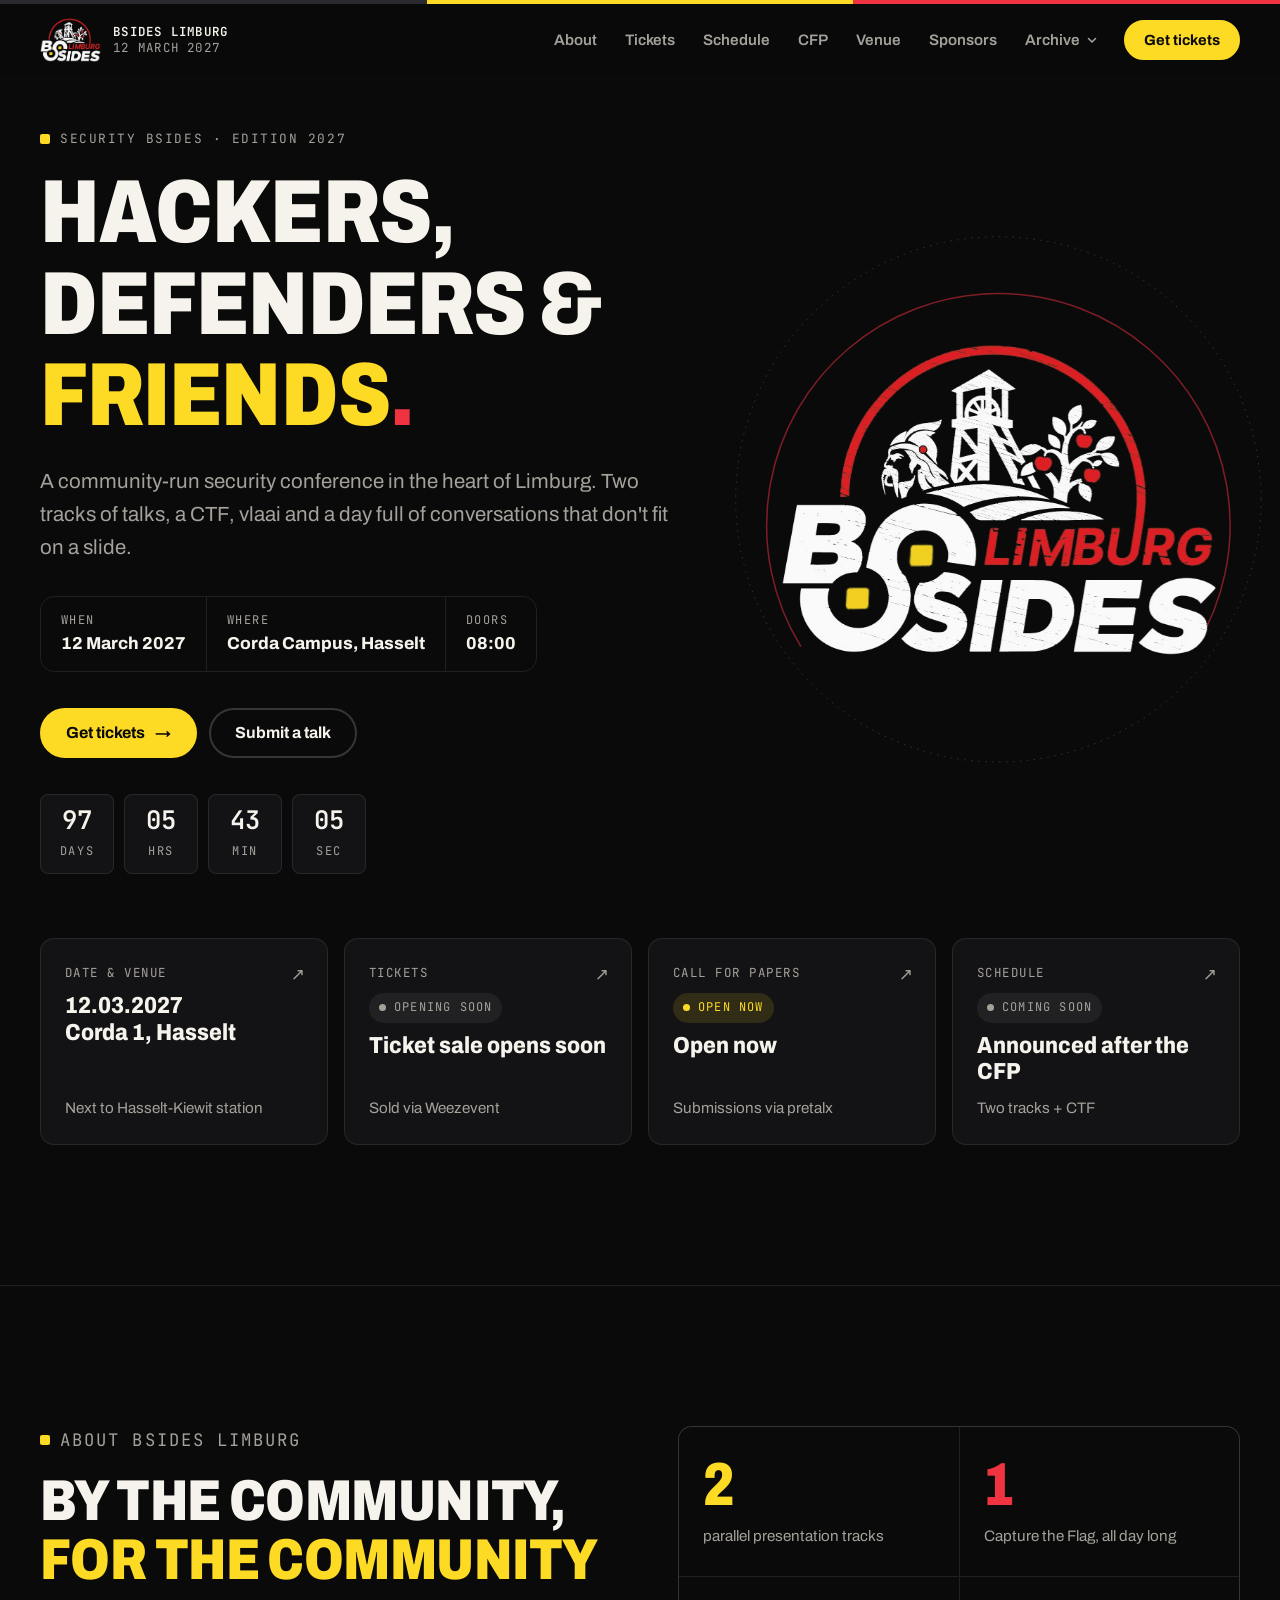
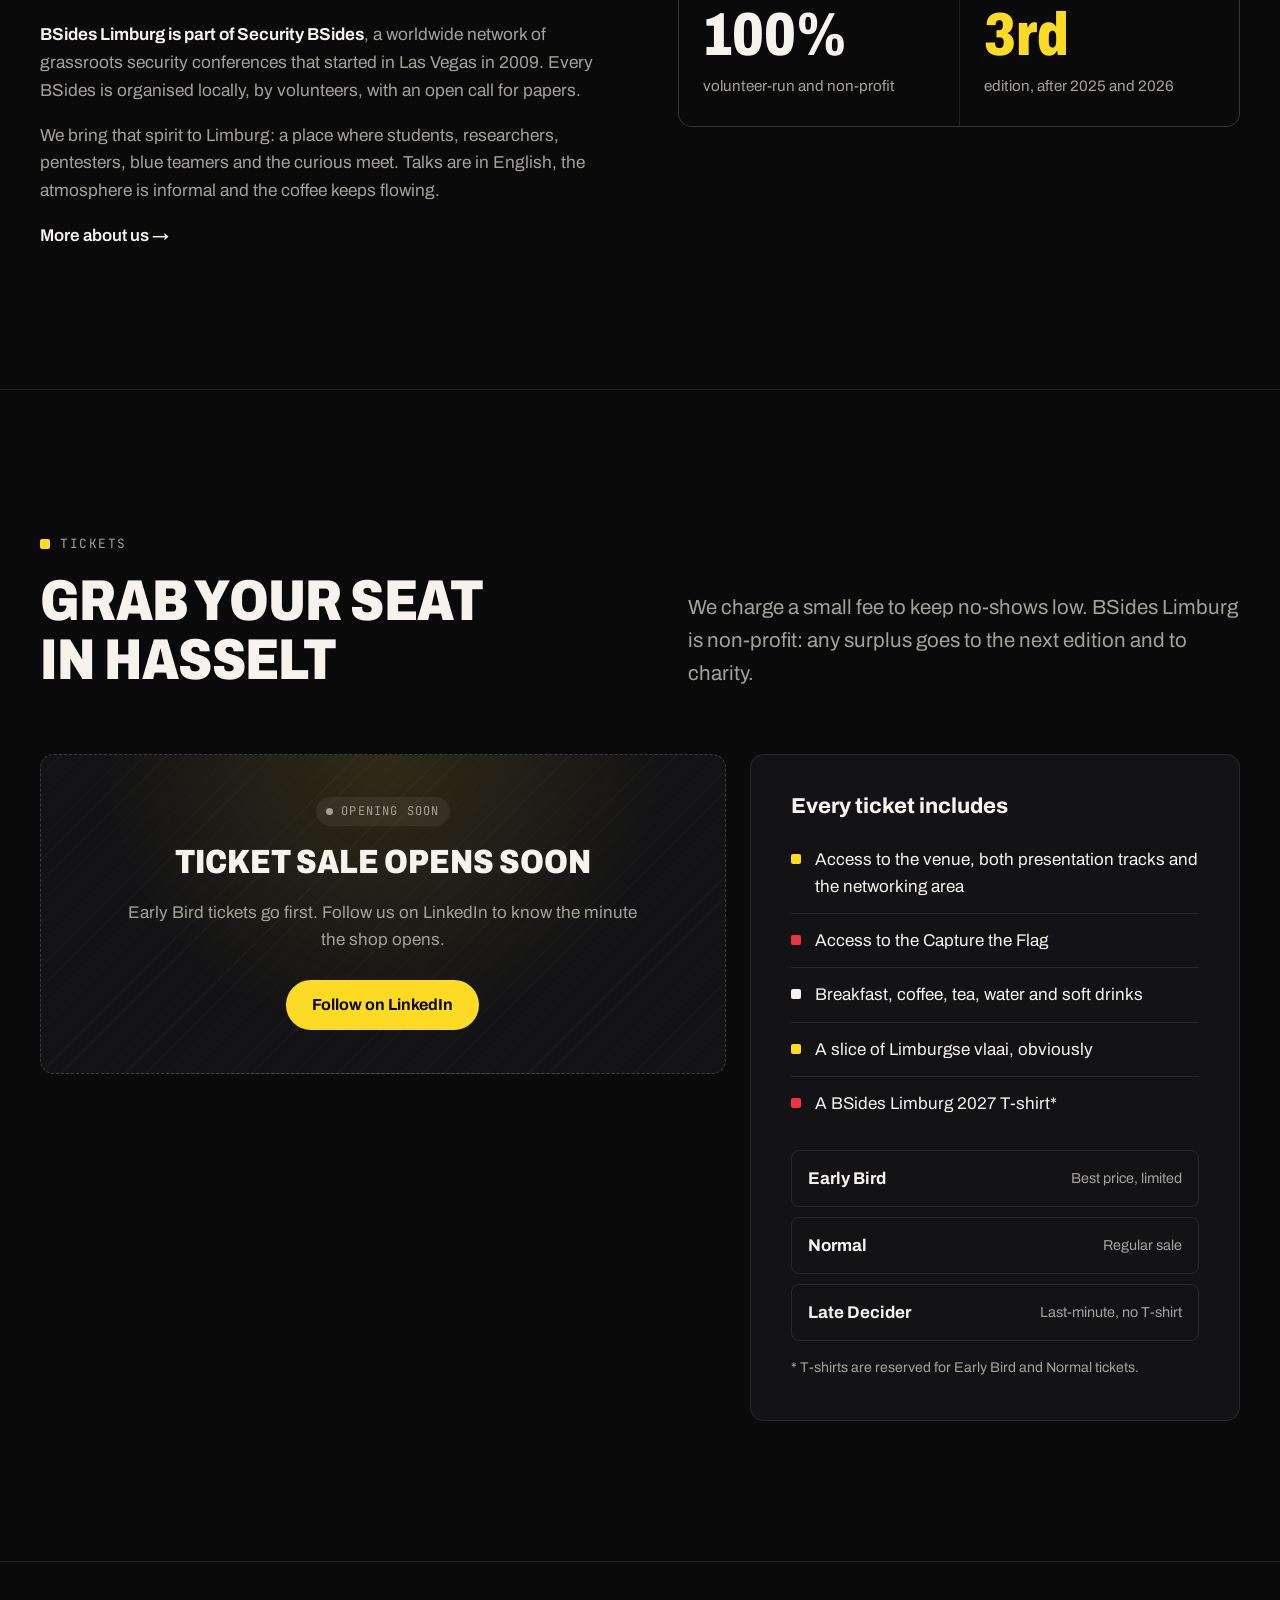
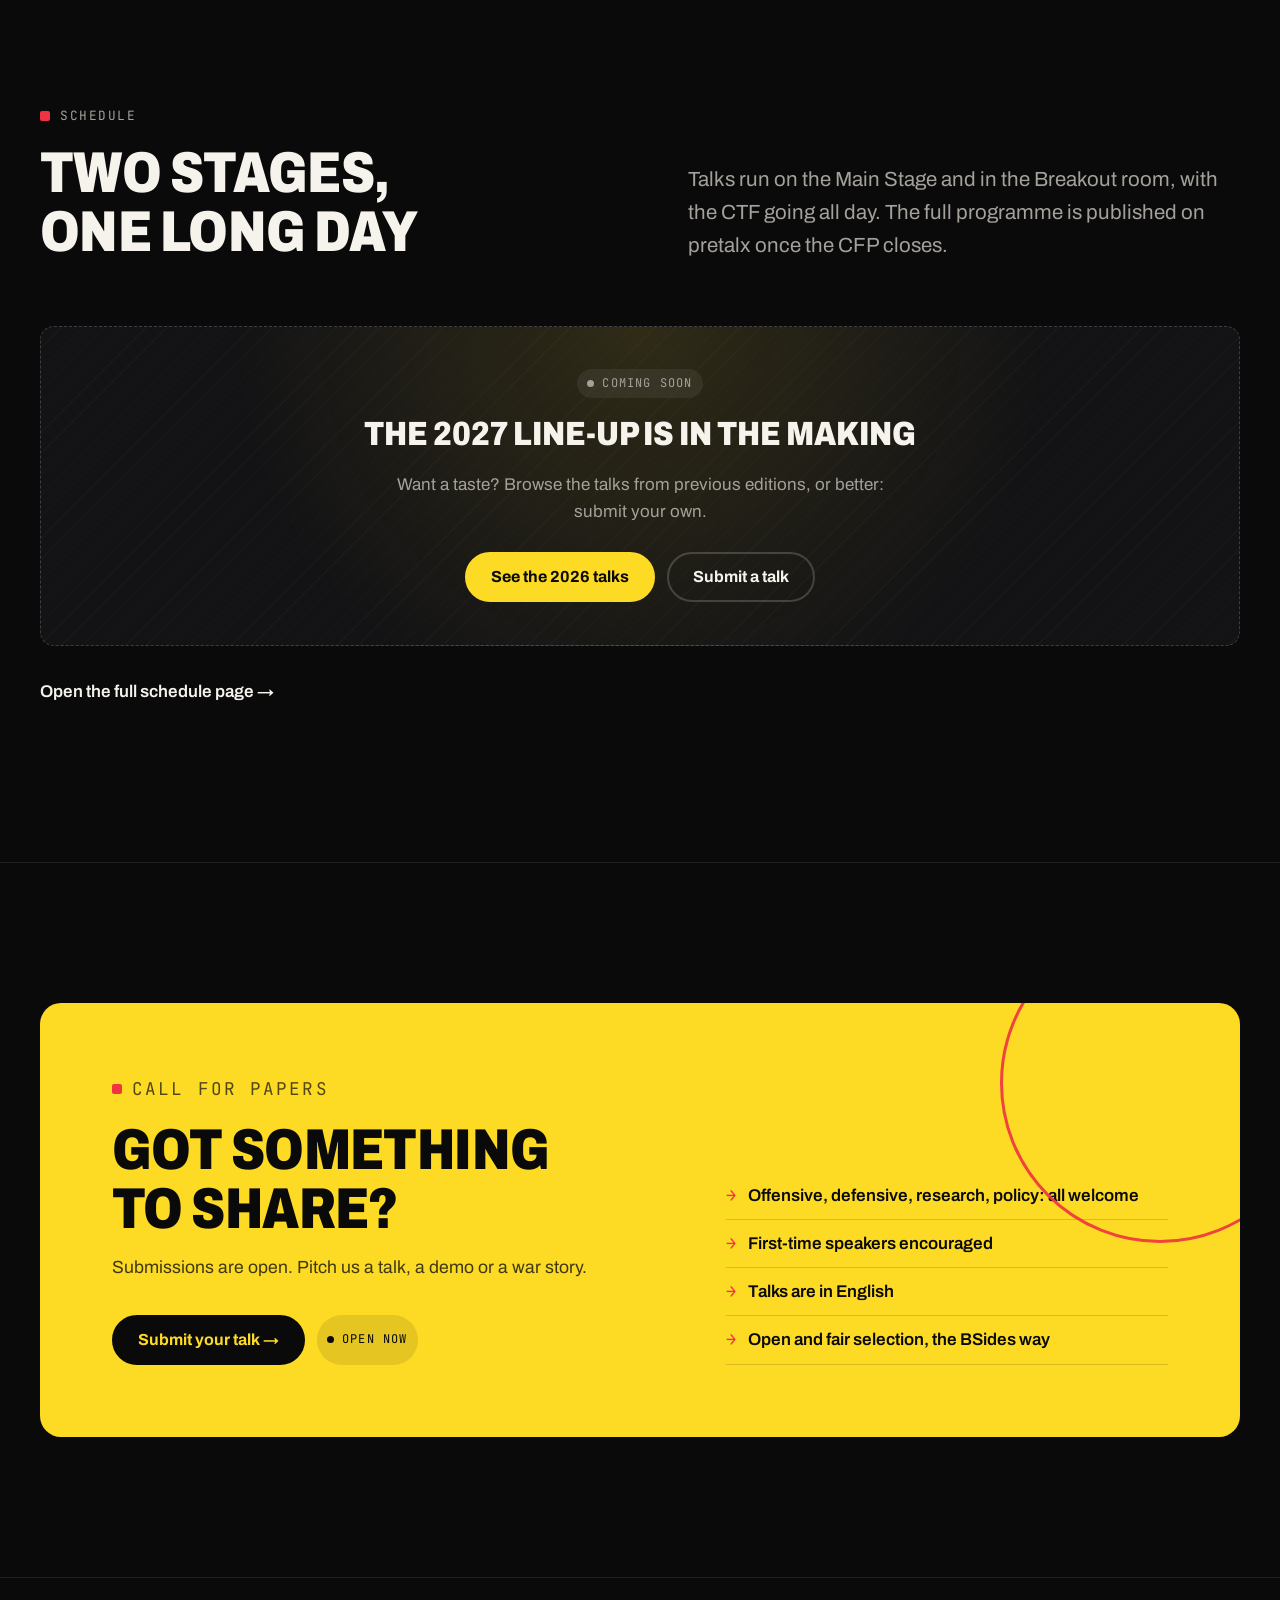
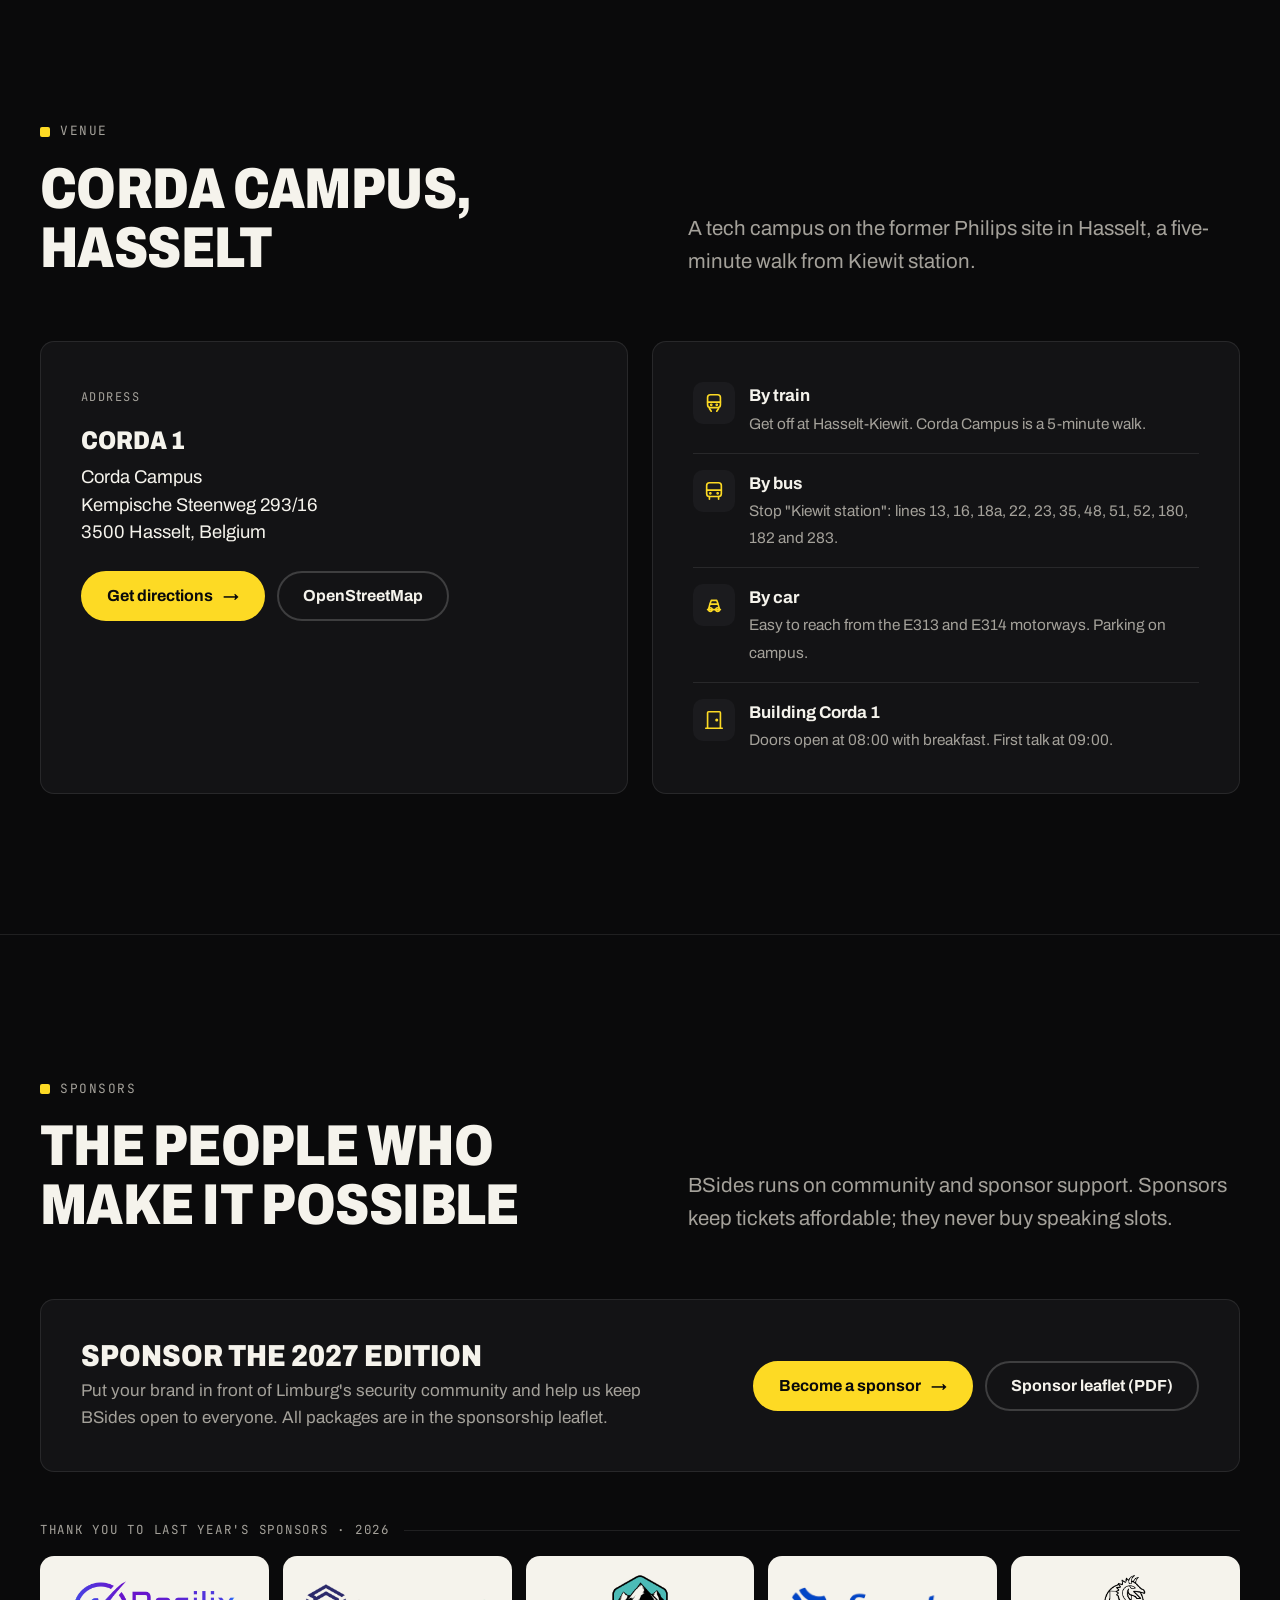
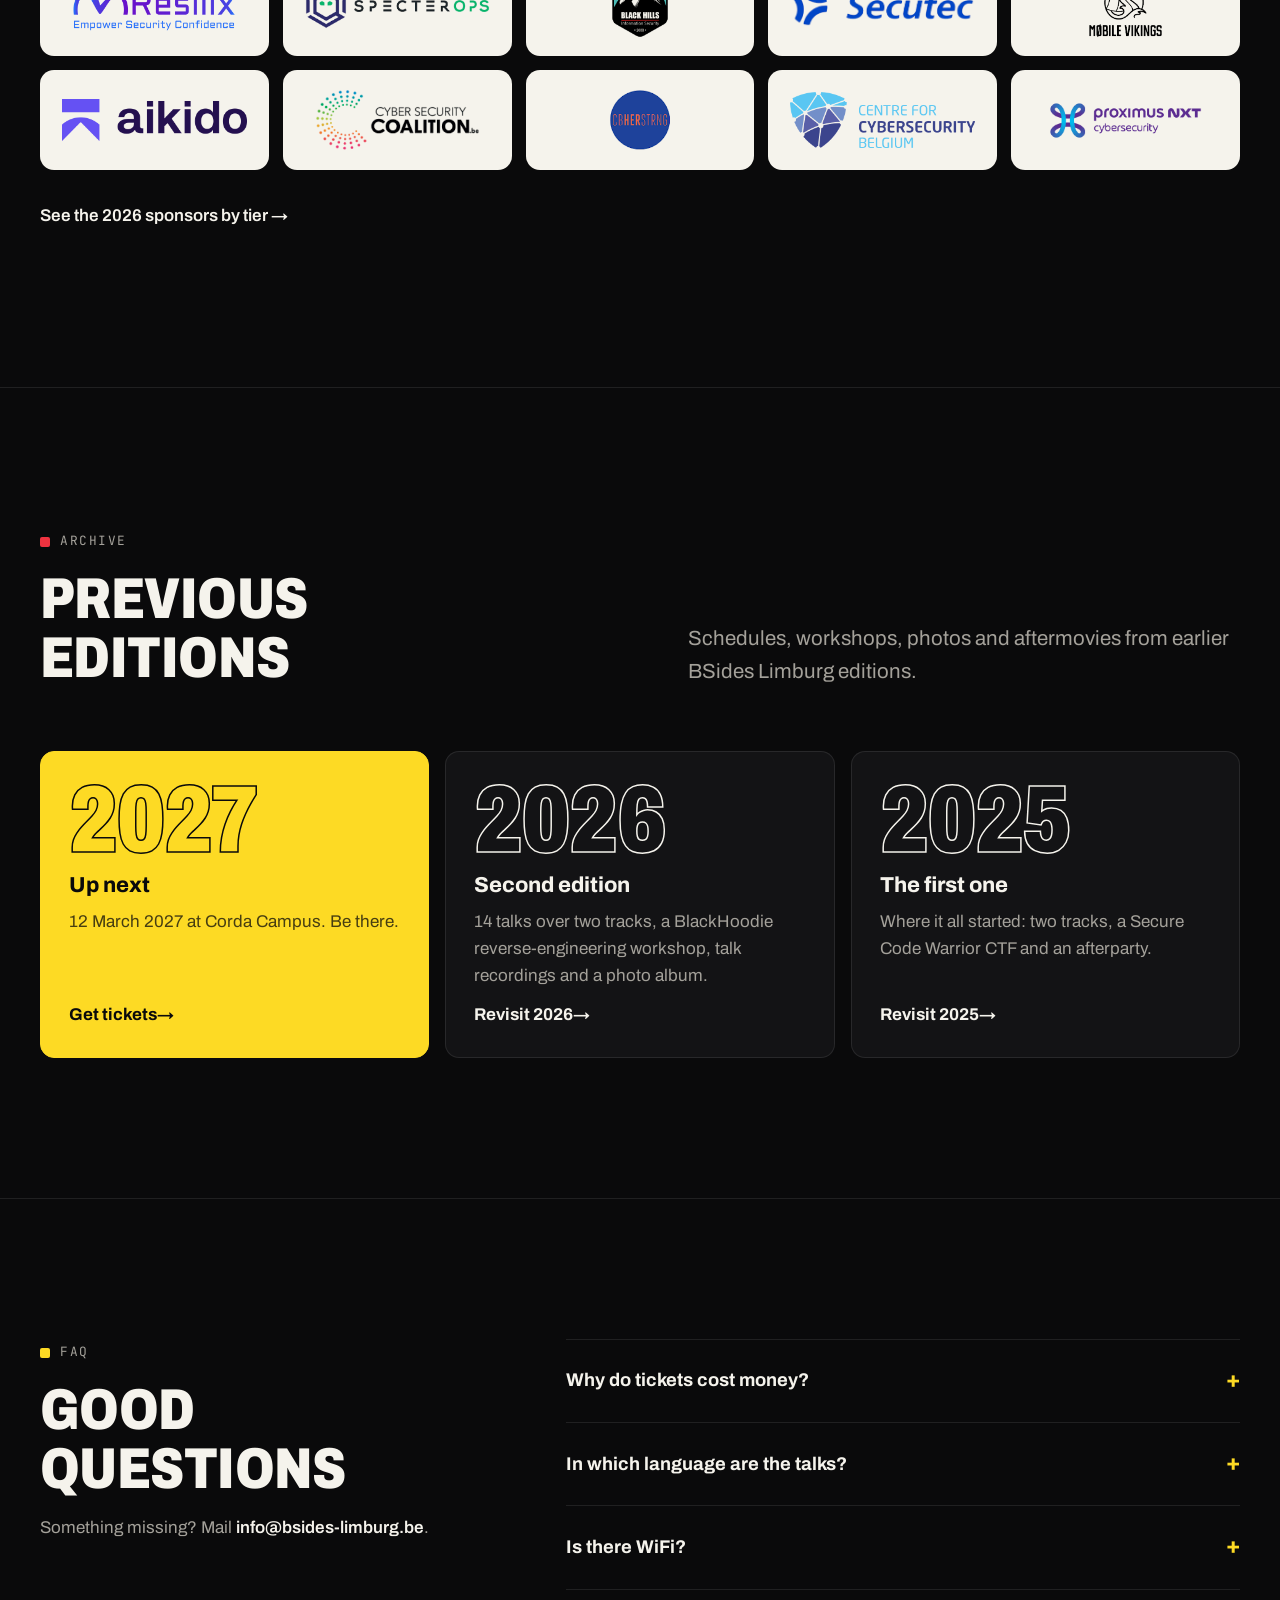
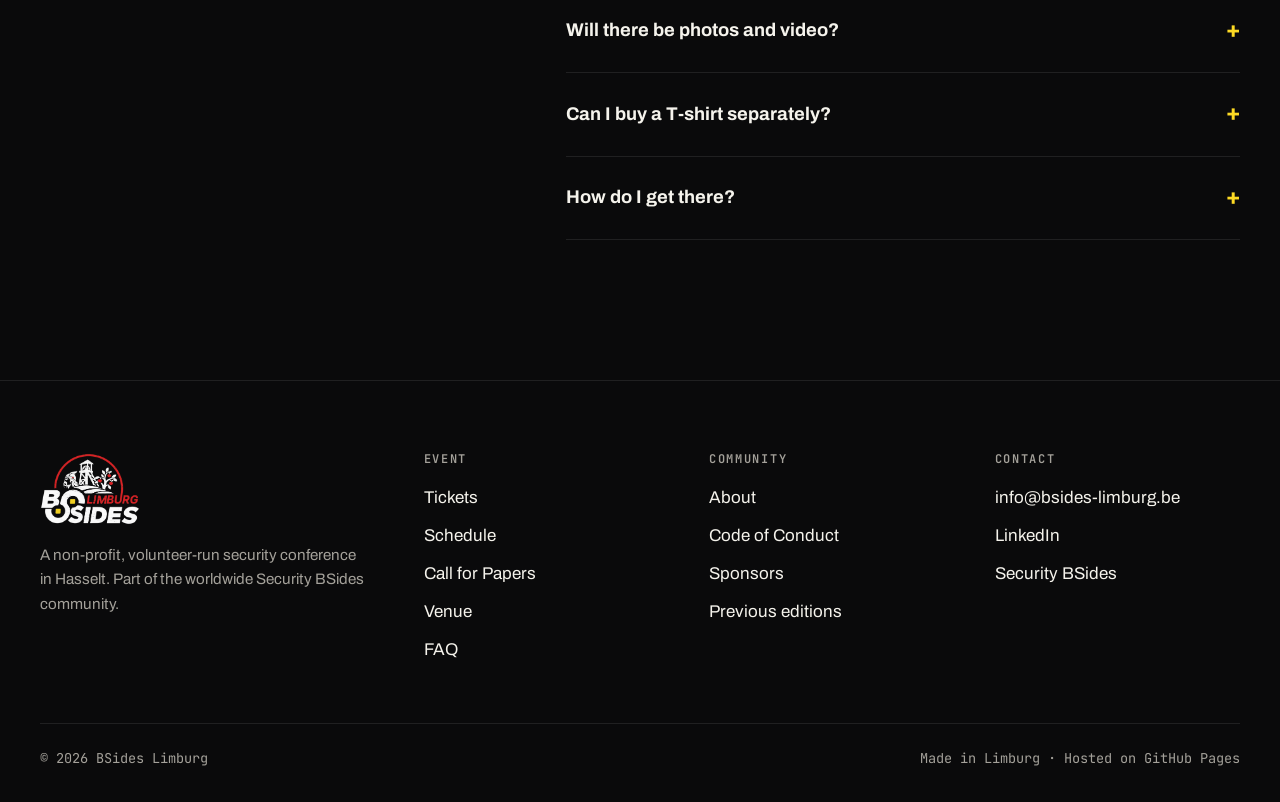
<file: index.html>
<!doctype html>
<html lang="en">
<head>
  <meta charset="utf-8">
  <meta name="viewport" content="width=device-width, initial-scale=1">
  <title>BSides Limburg 2027 · 12 March · Hasselt</title>
  <meta name="description" content="BSides Limburg is a community-driven, non-profit security conference at Corda Campus, Hasselt. 12 March 2027: two tracks, a CTF and a day of hallway conversations.">
  <meta name="theme-color" content="#0a0a0b">
  <link rel="icon" type="image/png" href="assets/img/favicon.png">
  <link rel="apple-touch-icon" href="assets/img/favicon.png">
  <meta property="og:type" content="website">
  <meta property="og:title" content="BSides Limburg 2027 · 12 March · Hasselt">
  <meta property="og:description" content="Community-driven security conference at Corda Campus, Hasselt. Two tracks, a CTF, and people who love this stuff.">
  <meta property="og:image" content="assets/img/og.png">
  <meta name="twitter:card" content="summary_large_image">
  <link rel="preconnect" href="https://fonts.googleapis.com">
  <link rel="preconnect" href="https://fonts.gstatic.com" crossorigin>
  <link href="https://fonts.googleapis.com/css2?family=Archivo:wdth,wght@62..125,400..900&family=JetBrains+Mono:wght@400;600&display=swap" rel="stylesheet">
  <link rel="stylesheet" href="assets/css/style.css">
  <script type="application/ld+json">
  {
    "@context": "https://schema.org",
    "@type": "Event",
    "name": "BSides Limburg 2027",
    "startDate": "2027-03-12T08:00:00+01:00",
    "eventAttendanceMode": "https://schema.org/OfflineEventAttendanceMode",
    "eventStatus": "https://schema.org/EventScheduled",
    "location": {
      "@type": "Place",
      "name": "Corda Campus",
      "address": { "@type": "PostalAddress", "streetAddress": "Kempische Steenweg 293/16", "postalCode": "3500", "addressLocality": "Hasselt", "addressCountry": "BE" }
    },
    "organizer": { "@type": "Organization", "name": "BSides Limburg", "url": "https://www.bsides-limburg.be/" }
  }
  </script>
</head>
<body data-page="home" data-base="">
  <a class="skip-link" href="#main">Skip to content</a>
  <header id="site-header"></header>

  <main id="main">

    <!-- ===================== HERO ===================== -->
    <section class="hero" aria-labelledby="hero-title">
      <div class="wrap hero-grid">
        <div data-enter>
          <p class="eyebrow">Security BSides · Edition 2027</p>
          <h1 id="hero-title"><span class="row">Hackers,</span><span class="row">defenders &amp;</span><span class="row hl-y">friends<span class="hl-r">.</span></span></h1>
          <p class="lead">A community-run security conference in the heart of Limburg. Two tracks of talks, a CTF, vlaai and a day full of conversations that don't fit on a slide.</p>
          <ul class="facts" aria-label="Key facts">
            <li><span class="k">When</span><span class="v">12 March 2027</span></li>
            <li><span class="k">Where</span><span class="v">Corda Campus, Hasselt</span></li>
            <li><span class="k">Doors</span><span class="v">08:00</span></li>
          </ul>
          <div class="btn-row">
            <a class="btn" href="#tickets" data-ticket-link>Get tickets <span class="arr" aria-hidden="true">→</span></a>
            <a class="btn btn-ghost" href="#cfp">Submit a talk</a>
          </div>
          <div class="countdown" data-countdown role="timer" aria-label="Time until BSides Limburg 2027">
            <div class="unit"><span class="num" data-d>--</span><span class="lbl">days</span></div>
            <div class="unit"><span class="num" data-h>--</span><span class="lbl">hrs</span></div>
            <div class="unit"><span class="num" data-m>--</span><span class="lbl">min</span></div>
            <div class="unit"><span class="num" data-s>--</span><span class="lbl">sec</span></div>
          </div>
        </div>
        <div class="hero-visual">
          <svg class="hero-ring" viewBox="0 0 700 700" aria-hidden="true">
            <circle cx="350" cy="350" r="340"></circle>
            <path class="solid" d="M 94 540 A 300 300 0 1 1 606 540" fill="none" stroke="#ef3340" stroke-width="2" stroke-linecap="round"></path>
          </svg>
          <img class="hero-logo" src="assets/img/logo-dark.png" width="631" height="455" alt="BSides Limburg logo: a Celtic warrior, a mine headframe and an apple tree under a red arc">
        </div>
      </div>
    </section>

    <!-- ===================== STATUS ===================== -->
    <section class="section" aria-labelledby="status-title" style="padding-top: 0; border-top: 0;">
      <div class="wrap">
        <h2 id="status-title" class="sr-only">Event at a glance</h2>
        <div class="status-grid">
          <a class="status-card" href="#venue">
            <span class="k">Date &amp; venue</span>
            <span class="v">12.03.2027<br>Corda 1, Hasselt</span>
            <span class="s">Next to Hasselt-Kiewit station</span>
            <span class="go" aria-hidden="true">↗</span>
          </a>
          <a class="status-card" href="#tickets">
            <span class="k">Tickets</span>
            <span class="pill" data-ticket-pill>Opening soon</span>
            <span class="v" data-ticket-label>Ticket sale opens soon</span>
            <span class="s">Sold via Weezevent</span>
            <span class="go" aria-hidden="true">↗</span>
          </a>
          <a class="status-card" href="#cfp">
            <span class="k">Call for Papers</span>
            <span class="pill" data-cfp-pill>Opening soon</span>
            <span class="v" data-cfp-label>Opens soon</span>
            <span class="s">Submissions via pretalx</span>
            <span class="go" aria-hidden="true">↗</span>
          </a>
          <a class="status-card" href="schedule.html">
            <span class="k">Schedule</span>
            <span class="pill" data-schedule-pill>Coming soon</span>
            <span class="v" data-schedule-label>Announced after the CFP</span>
            <span class="s">Two tracks + CTF</span>
            <span class="go" aria-hidden="true">↗</span>
          </a>
        </div>
      </div>
    </section>

    <!-- ===================== ABOUT ===================== -->
    <section class="section" id="about" aria-labelledby="about-title">
      <div class="wrap about-grid">
        <div>
          <p class="eyebrow">About BSides Limburg</p>
          <h2 id="about-title">By the community,<br><span class="hl-y">for the community</span></h2>
          <p class="mt-2"><strong>BSides Limburg is part of Security BSides</strong>, a worldwide network of grassroots security conferences that started in Las Vegas in 2009. Every BSides is organised locally, by volunteers, with an open call for papers.</p>
          <p>We bring that spirit to Limburg: a place where students, researchers, pentesters, blue teamers and the curious meet. Talks are in English, the atmosphere is informal and the coffee keeps flowing.</p>
          <a class="link link-arrow" href="about.html">More about us</a>
        </div>
        <div class="stats" aria-label="BSides Limburg in numbers">
          <div class="stat"><div class="n y">2</div><div class="l">parallel presentation tracks</div></div>
          <div class="stat"><div class="n r">1</div><div class="l">Capture the Flag, all day long</div></div>
          <div class="stat"><div class="n">100%</div><div class="l">volunteer-run and non-profit</div></div>
          <div class="stat"><div class="n y">3rd</div><div class="l">edition, after 2025 and 2026</div></div>
        </div>
      </div>
    </section>

    <!-- ===================== TICKETS ===================== -->
    <section class="section" id="tickets" aria-labelledby="tickets-title">
      <div class="wrap">
        <div class="section-head split">
          <div>
            <p class="eyebrow">Tickets</p>
            <h2 id="tickets-title">Grab your seat<br>in Hasselt</h2>
          </div>
          <p class="lead">We charge a small fee to keep no-shows low. BSides Limburg is non-profit: any surplus goes to the next edition and to charity.</p>
        </div>
        <div class="tickets-grid">
          <div id="ticket-widget">
            <!-- Replaced by the Weezevent widget when tickets.status = "live" in assets/js/config.js -->
            <div class="placeholder">
              <span class="pill" data-ticket-pill>Opening soon</span>
              <h3>Ticket sale opens soon</h3>
              <p data-ticket-placeholder-text>Early Bird tickets go first. Follow us on LinkedIn to know the minute the shop opens.</p>
              <div class="btn-row">
                <a class="btn" href="https://www.linkedin.com/company/bsides-limburg" data-href="contact.linkedin" target="_blank" rel="noopener" data-follow-btn>Follow on LinkedIn</a>
                <a class="btn" href="#tickets" data-shop-btn hidden target="_blank" rel="noopener">Open the ticket shop <span class="arr" aria-hidden="true">→</span></a>
              </div>
            </div>
          </div>
          <div class="panel">
            <h3>Every ticket includes</h3>
            <ul class="included mt-1">
              <li>Access to the venue, both presentation tracks and the networking area</li>
              <li>Access to the Capture the Flag</li>
              <li>Breakfast, coffee, tea, water and soft drinks</li>
              <li>A slice of Limburgse vlaai, obviously</li>
              <li>A BSides Limburg 2027 T-shirt*</li>
            </ul>
            <div class="ticket-types">
              <div class="ticket-type"><b>Early Bird</b><span>Best price, limited</span></div>
              <div class="ticket-type"><b>Normal</b><span>Regular sale</span></div>
              <div class="ticket-type"><b>Late Decider</b><span>Last-minute, no T-shirt</span></div>
            </div>
            <p class="muted mt-1" style="font-size:.88rem;margin-bottom:0">* T-shirts are reserved for Early Bird and Normal tickets.</p>
          </div>
        </div>
      </div>
    </section>

    <!-- ===================== SCHEDULE ===================== -->
    <section class="section" id="schedule" aria-labelledby="schedule-title">
      <div class="wrap">
        <div class="section-head split">
          <div>
            <p class="eyebrow red">Schedule</p>
            <h2 id="schedule-title">Two stages,<br>one long day</h2>
          </div>
          <p class="lead">Talks run on the Main Stage and in the Breakout room, with the CTF going all day. The full programme is published on pretalx once the CFP closes.</p>
        </div>
        <div id="schedule-widget">
          <!-- Replaced by the pretalx schedule widget when schedule.live = true in assets/js/config.js -->
          <div class="placeholder">
            <span class="pill" data-schedule-pill>Coming soon</span>
            <h3>The 2027 line-up is in the making</h3>
            <p>Want a taste? Browse the talks from previous editions, or better: submit your own.</p>
            <div class="btn-row">
              <a class="btn" href="editions/2026.html">See the 2026 talks</a>
              <a class="btn btn-ghost" href="#cfp">Submit a talk</a>
            </div>
          </div>
        </div>
        <p class="mt-2"><a class="link link-arrow" href="schedule.html">Open the full schedule page</a></p>
      </div>
    </section>

    <!-- ===================== CFP ===================== -->
    <section class="section" id="cfp" aria-labelledby="cfp-title">
      <div class="wrap">
        <div class="cfp">
          <span class="cfp-deco" aria-hidden="true"></span>
          <div>
            <p class="eyebrow">Call for Papers</p>
            <h2 id="cfp-title">Got something<br>to share?</h2>
            <p class="mt-1" data-cfp-text>The Call for Papers opens soon. Start drafting: we want talks from first-time speakers as much as from seasoned ones.</p>
            <div class="btn-row mt-2">
              <a class="btn" href="https://schedule.bsides-limburg.be/bsides-limburg-2027/cfp" data-cfp-link data-open-text="Submit your talk →" target="_blank" rel="noopener">View the CFP on pretalx</a>
              <span class="pill" data-cfp-pill>Opening soon</span>
            </div>
          </div>
          <ul class="cfp-list">
            <li>Offensive, defensive, research, policy: all welcome</li>
            <li>First-time speakers encouraged</li>
            <li>Talks are in English</li>
            <li>Open and fair selection, the BSides way</li>
          </ul>
        </div>
      </div>
    </section>

    <!-- ===================== VENUE ===================== -->
    <section class="section" id="venue" aria-labelledby="venue-title">
      <div class="wrap">
        <div class="section-head split">
          <div>
            <p class="eyebrow">Venue</p>
            <h2 id="venue-title">Corda Campus,<br>Hasselt</h2>
          </div>
          <p class="lead">A tech campus on the former Philips site in Hasselt, a five-minute walk from Kiewit station.</p>
        </div>
        <div class="venue-grid">
          <div class="panel venue-card">
            <span class="k mono muted" style="font-size:.75rem;letter-spacing:.12em;text-transform:uppercase">Address</span>
            <address class="address">
              <b>Corda 1</b>
              Corda Campus<br>
              Kempische Steenweg 293/16<br>
              3500 Hasselt, Belgium
            </address>
            <div class="btn-row">
              <a class="btn" href="https://www.google.com/maps/search/?api=1&amp;query=Corda+Campus+Kempische+Steenweg+293+Hasselt" data-href="venue.mapsUrl" target="_blank" rel="noopener">Get directions <span class="arr" aria-hidden="true">→</span></a>
              <a class="btn btn-ghost" href="https://www.openstreetmap.org/search?query=Corda%20Campus%20Hasselt" data-href="venue.osmUrl" target="_blank" rel="noopener">OpenStreetMap</a>
            </div>
          </div>
          <div class="panel">
            <ul class="directions">
              <li>
                <span class="ico" aria-hidden="true"><svg viewBox="0 0 24 24" fill="none" stroke="currentColor" stroke-width="1.8" stroke-linecap="round" stroke-linejoin="round"><rect x="5" y="3" width="14" height="14" rx="3"/><path d="M5 11h14M9 21l-2-3M15 21l2-3"/><circle cx="9" cy="14" r=".6" fill="currentColor"/><circle cx="15" cy="14" r=".6" fill="currentColor"/></svg></span>
                <div><b>By train</b><span>Get off at Hasselt-Kiewit. Corda Campus is a 5-minute walk.</span></div>
              </li>
              <li>
                <span class="ico" aria-hidden="true"><svg viewBox="0 0 24 24" fill="none" stroke="currentColor" stroke-width="1.8" stroke-linecap="round" stroke-linejoin="round"><rect x="4" y="3" width="16" height="15" rx="3"/><path d="M4 11h16M7 21v-3M17 21v-3"/><circle cx="8" cy="14.5" r=".6" fill="currentColor"/><circle cx="16" cy="14.5" r=".6" fill="currentColor"/></svg></span>
                <div><b>By bus</b><span>Stop "Kiewit station": lines 13, 16, 18a, 22, 23, 35, 48, 51, 52, 180, 182 and 283.</span></div>
              </li>
              <li>
                <span class="ico" aria-hidden="true"><svg viewBox="0 0 24 24" fill="none" stroke="currentColor" stroke-width="1.8" stroke-linecap="round" stroke-linejoin="round"><path d="M5 17h14M6 17l1.5-6h9L18 17M7.5 11 9 7h6l1.5 4"/><circle cx="8" cy="17" r="2"/><circle cx="16" cy="17" r="2"/></svg></span>
                <div><b>By car</b><span>Easy to reach from the E313 and E314 motorways. Parking on campus.</span></div>
              </li>
              <li>
                <span class="ico" aria-hidden="true"><svg viewBox="0 0 24 24" fill="none" stroke="currentColor" stroke-width="1.8" stroke-linecap="round" stroke-linejoin="round"><path d="M5 21V4a1 1 0 0 1 1-1h12a1 1 0 0 1 1 1v17M3 21h18"/><circle cx="15" cy="12" r=".8" fill="currentColor"/></svg></span>
                <div><b>Building Corda 1</b><span>Doors open at 08:00 with breakfast. First talk at 09:00.</span></div>
              </li>
            </ul>
          </div>
        </div>
      </div>
    </section>

    <!-- ===================== SPONSORS ===================== -->
    <section class="section" id="sponsors" aria-labelledby="sponsors-title">
      <div class="wrap">
        <div class="section-head split">
          <div>
            <p class="eyebrow">Sponsors</p>
            <h2 id="sponsors-title">The people who<br>make it possible</h2>
          </div>
          <p class="lead">BSides runs on community and sponsor support. Sponsors keep tickets affordable; they never buy speaking slots.</p>
        </div>

        <div class="panel sponsor-cta">
          <div>
            <h3>Sponsor the 2027 edition</h3>
            <p>Put your brand in front of Limburg's security community and help us keep BSides open to everyone. All packages are in the sponsorship leaflet.</p>
          </div>
          <div class="btn-row">
            <a class="btn" href="mailto:info@bsides-limburg.be?subject=Sponsor%20inquiry">Become a sponsor <span class="arr" aria-hidden="true">→</span></a>
            <a class="btn btn-ghost" href="assets/docs/bsides-limburg-sponsorship-2027.pdf" target="_blank" rel="noopener">Sponsor leaflet (PDF)</a>
          </div>
        </div>

        <!-- 2027 sponsors: copy a .tier block below, rename the tier and add logos to assets/img/sponsors/ -->
        <p class="tier-label">Thank you to last year's sponsors · 2026</p>
        <div class="logo-grid five">
          <a class="logo-tile" href="https://www.resilix.be/" target="_blank" rel="noopener"><img src="assets/img/sponsors/resilix.png" alt="Resilix" loading="lazy"></a>
          <a class="logo-tile" href="https://specterops.io/" target="_blank" rel="noopener"><img src="assets/img/sponsors/specterops.png" alt="SpecterOps" loading="lazy"></a>
          <a class="logo-tile" href="https://www.blackhillsinfosec.com/" target="_blank" rel="noopener"><img src="assets/img/sponsors/black-hills.png" alt="Black Hills Information Security" loading="lazy"></a>
          <a class="logo-tile" href="https://www.secutec.com/" target="_blank" rel="noopener"><img src="assets/img/sponsors/secutec.png" alt="Secutec" loading="lazy"></a>
          <a class="logo-tile" href="https://mobilevikings.be/" target="_blank" rel="noopener"><img src="assets/img/sponsors/mobile-vikings.png" alt="Mobile Vikings" loading="lazy"></a>
          <a class="logo-tile" href="https://aikido.dev/" target="_blank" rel="noopener"><img src="assets/img/sponsors/aikido.png" alt="Aikido Security" loading="lazy"></a>
          <a class="logo-tile" href="https://www.cybersecuritycoalition.be/" target="_blank" rel="noopener"><img src="assets/img/sponsors/cyber-security-coalition.png" alt="Belgian Cyber Security Coalition" loading="lazy"></a>
          <a class="logo-tile" href="https://www.linkedin.com/company/cybherstrong/about/" target="_blank" rel="noopener"><img src="assets/img/sponsors/cybherstrong.png" alt="CybHERStrong" loading="lazy"></a>
          <a class="logo-tile" href="https://ccb.belgium.be/en" target="_blank" rel="noopener"><img src="assets/img/sponsors/ccb.png" alt="Centre for Cybersecurity Belgium" loading="lazy"></a>
          <a class="logo-tile" href="https://www.proximusnxt.be/en/proximusnxt" target="_blank" rel="noopener"><img src="assets/img/sponsors/proximus-nxt.png" alt="Proximus NXT" loading="lazy"></a>
        </div>
        <p class="mt-2"><a class="link link-arrow" href="editions/2026.html#sponsors-2026">See the 2026 sponsors by tier</a></p>
      </div>
    </section>

    <!-- ===================== EDITIONS ===================== -->
    <section class="section" id="editions" aria-labelledby="editions-title">
      <div class="wrap">
        <div class="section-head split">
          <div>
            <p class="eyebrow red">Archive</p>
            <h2 id="editions-title">Previous<br>editions</h2>
          </div>
          <p class="lead">Schedules, workshops, photos and aftermovies from earlier BSides Limburg editions.</p>
        </div>
        <div class="card-grid">
          <a class="ed-card next" href="#tickets">
            <span class="yr">2027</span>
            <h3>Up next</h3>
            <p>12 March 2027 at Corda Campus. Be there.</p>
            <span class="more">Get tickets</span>
          </a>
          <a class="ed-card y" href="editions/2026.html">
            <span class="yr">2026</span>
            <h3>Second edition</h3>
            <p>14 talks over two tracks, a BlackHoodie reverse-engineering workshop, talk recordings and a photo album.</p>
            <span class="more">Revisit 2026</span>
          </a>
          <a class="ed-card r" href="editions/2025.html">
            <span class="yr">2025</span>
            <h3>The first one</h3>
            <p>Where it all started: two tracks, a Secure Code Warrior CTF and an afterparty.</p>
            <span class="more">Revisit 2025</span>
          </a>
        </div>
      </div>
    </section>

    <!-- ===================== FAQ ===================== -->
    <section class="section" id="faq" aria-labelledby="faq-title">
      <div class="wrap faq-grid">
        <div>
          <p class="eyebrow">FAQ</p>
          <h2 id="faq-title">Good<br>questions</h2>
          <p class="muted mt-1">Something missing? Mail <a class="link" href="mailto:info@bsides-limburg.be">info@bsides-limburg.be</a>.</p>
        </div>
        <div class="faq">
          <details>
            <summary>Why do tickets cost money?</summary>
            <div class="a"><p>A small fee keeps no-shows down, so we can plan catering and seats properly. BSides Limburg is non-profit: any surplus goes to the next edition and to charity. Late Decider tickets cost a bit more.</p></div>
          </details>
          <details>
            <summary>In which language are the talks?</summary>
            <div class="a"><p>All talks are in English.</p></div>
          </details>
          <details>
            <summary>Is there WiFi?</summary>
            <div class="a"><p>Yes, Corda Campus offers a guest network. It is a shared, production network, so please don't hack it or put it at risk. Save that energy for the CTF.</p></div>
          </details>
          <details>
            <summary>Will there be photos and video?</summary>
            <div class="a"><p>Yes, our official crew takes photos and video. Official media may be freely used by the community. Commercial photography needs consent from everyone involved and approval from the organisers. See the <a class="link" href="code-of-conduct.html">Code of Conduct</a>.</p></div>
          </details>
          <details>
            <summary>Can I buy a T-shirt separately?</summary>
            <div class="a"><p>There's no swag shop. T-shirts come with Early Bird and Normal tickets only.</p></div>
          </details>
          <details>
            <summary>How do I get there?</summary>
            <div class="a"><p>Hasselt-Kiewit station is a 5-minute walk. See <a class="link" href="#venue">the venue section</a> for bus lines and car access.</p></div>
          </details>
        </div>
      </div>
    </section>

  </main>

  <footer id="site-footer"></footer>
  <noscript><div class="wrap" style="padding:24px 0"><a href="about.html">About</a> · <a href="schedule.html">Schedule</a> · <a href="code-of-conduct.html">Code of Conduct</a> · <a href="editions/2026.html">2026</a> · <a href="editions/2025.html">2025</a></div></noscript>

  <script src="assets/js/config.js"></script>
  <script src="assets/js/main.js"></script>
</body>
</html>
</file>
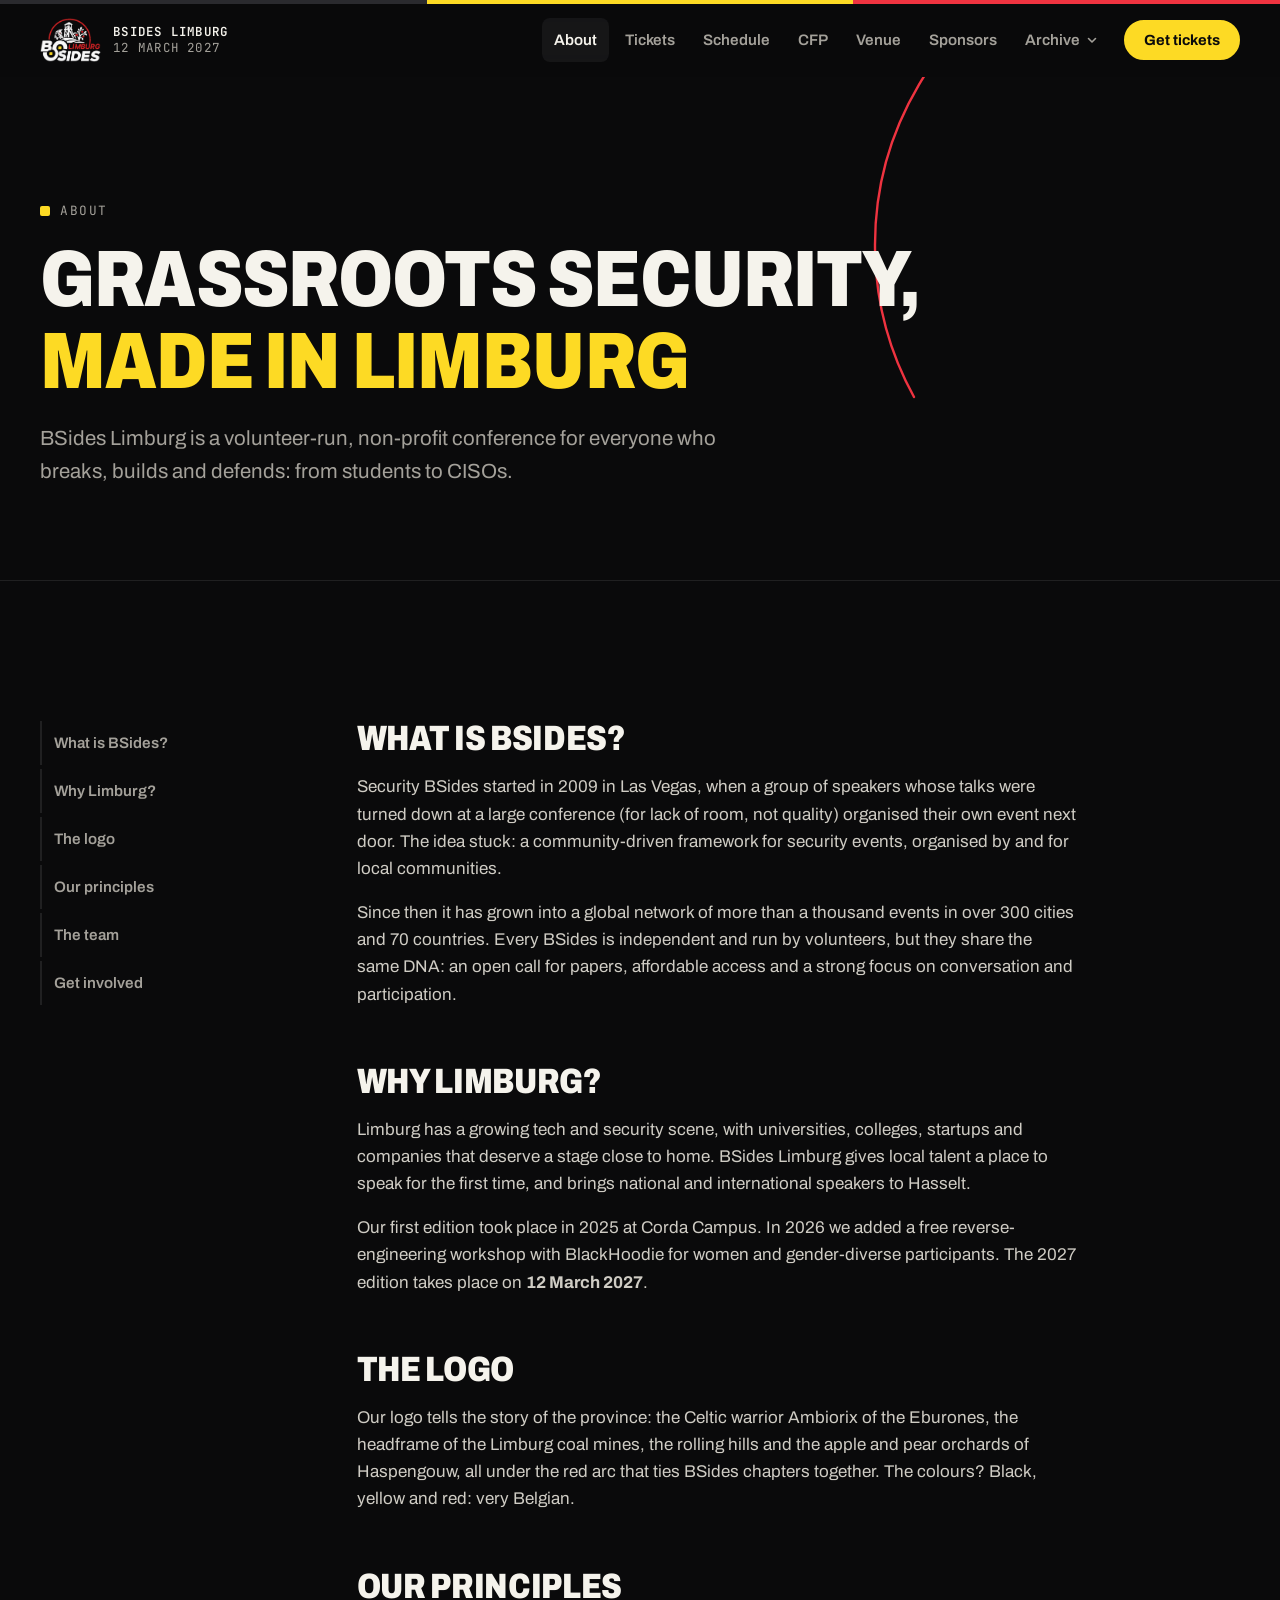
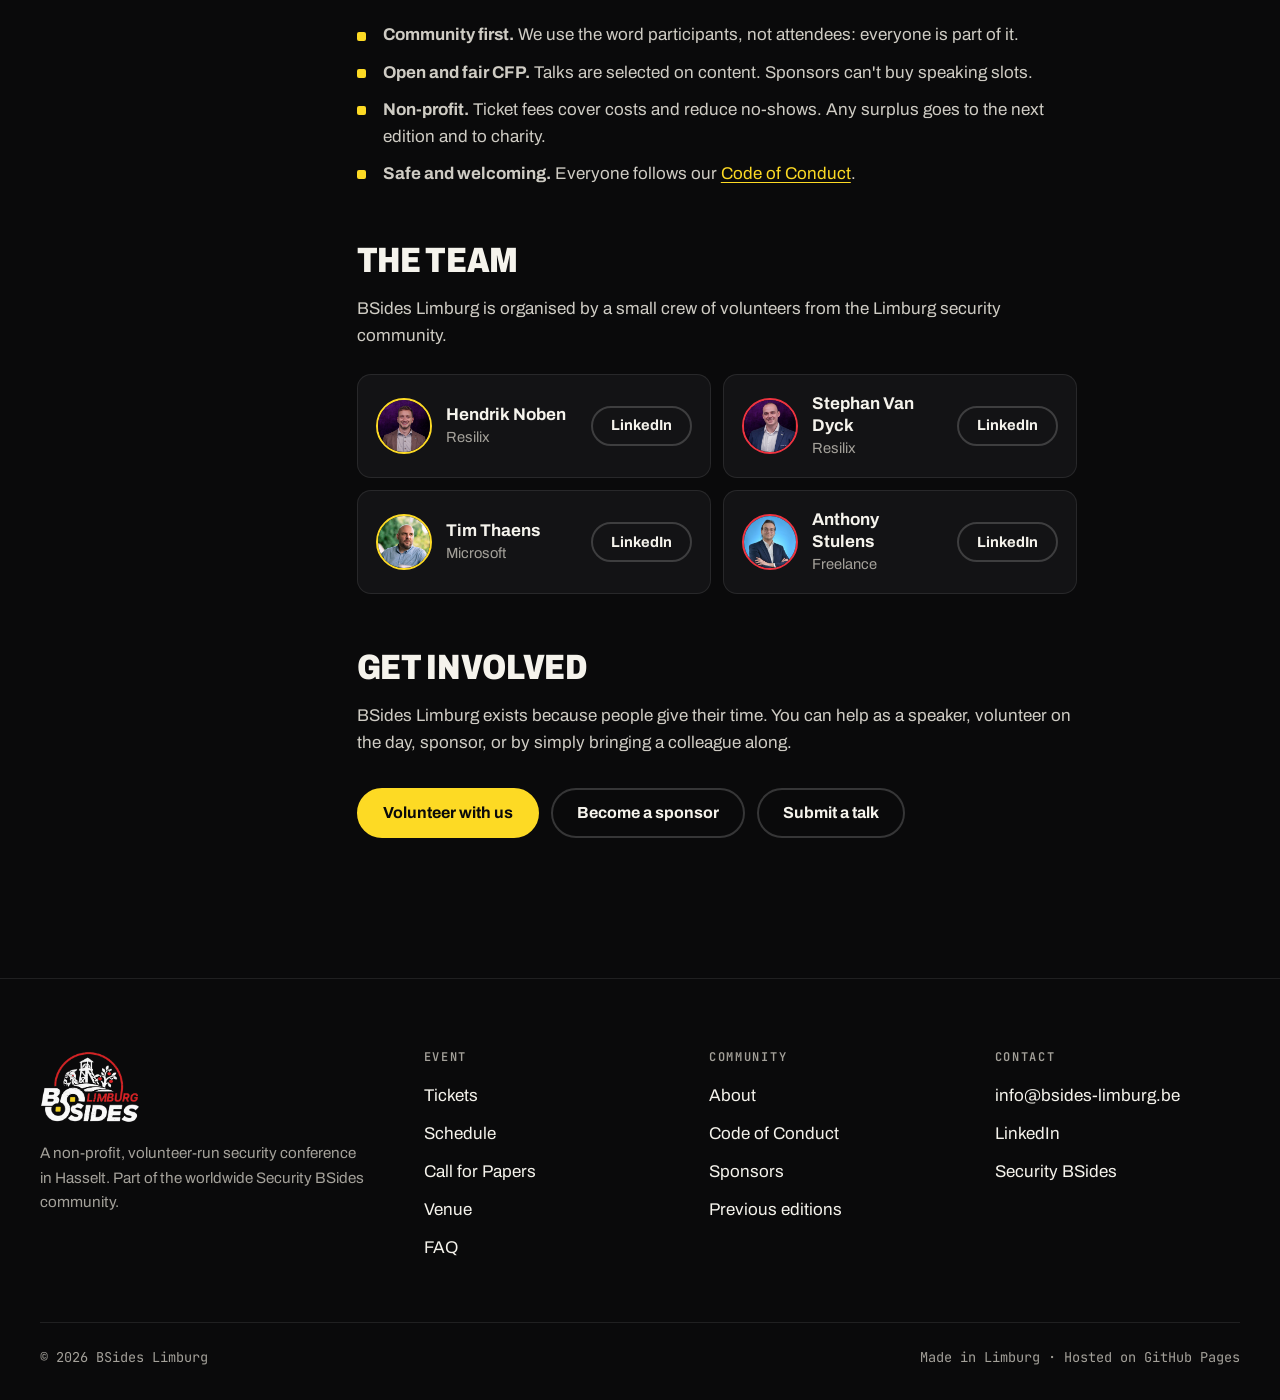
<file: about.html>
<!doctype html>
<html lang="en">
<head>
  <meta charset="utf-8">
  <meta name="viewport" content="width=device-width, initial-scale=1">
  <title>About · BSides Limburg</title>
  <meta name="description" content="BSides Limburg is a volunteer-run, non-profit security conference in Hasselt and part of the worldwide Security BSides community.">
  <meta name="theme-color" content="#0a0a0b">
  <link rel="icon" type="image/png" href="assets/img/favicon.png">
  <meta property="og:title" content="About BSides Limburg">
  <meta property="og:image" content="assets/img/og.png">
  <link rel="preconnect" href="https://fonts.googleapis.com">
  <link rel="preconnect" href="https://fonts.gstatic.com" crossorigin>
  <link href="https://fonts.googleapis.com/css2?family=Archivo:wdth,wght@62..125,400..900&family=JetBrains+Mono:wght@400;600&display=swap" rel="stylesheet">
  <link rel="stylesheet" href="assets/css/style.css">
</head>
<body data-page="about" data-base="">
  <a class="skip-link" href="#main">Skip to content</a>
  <header id="site-header"></header>

  <main id="main">
    <section class="page-hero">
      <svg class="hero-arc" viewBox="0 0 700 700" aria-hidden="true"><path class="solid" d="M 74 520 A 315 315 0 1 1 626 520" fill="none" stroke="#ef3340" stroke-width="2.4" stroke-linecap="round"></path></svg>
      <div class="wrap" data-enter>
        <p class="eyebrow">About</p>
        <h1>Grassroots security,<br><span class="hl-y">made in Limburg</span></h1>
        <p class="lead">BSides Limburg is a volunteer-run, non-profit conference for everyone who breaks, builds and defends: from students to CISOs.</p>
      </div>
    </section>

    <section class="section">
      <div class="wrap prose-grid">
        <nav class="toc" aria-label="On this page">
          <a href="#what">What is BSides?</a>
          <a href="#limburg">Why Limburg?</a>
          <a href="#logo">The logo</a>
          <a href="#principles">Our principles</a>
          <a href="#team">The team</a>
          <a href="#help">Get involved</a>
        </nav>
        <div class="prose">
          <h2 id="what">What is BSides?</h2>
          <p>Security BSides started in 2009 in Las Vegas, when a group of speakers whose talks were turned down at a large conference (for lack of room, not quality) organised their own event next door. The idea stuck: a community-driven framework for security events, organised by and for local communities.</p>
          <p>Since then it has grown into a global network of more than a thousand events in over 300 cities and 70 countries. Every BSides is independent and run by volunteers, but they share the same DNA: an open call for papers, affordable access and a strong focus on conversation and participation.</p>

          <h2 id="limburg">Why Limburg?</h2>
          <p>Limburg has a growing tech and security scene, with universities, colleges, startups and companies that deserve a stage close to home. BSides Limburg gives local talent a place to speak for the first time, and brings national and international speakers to Hasselt.</p>
          <p>Our first edition took place in 2025 at Corda Campus. In 2026 we added a free reverse-engineering workshop with BlackHoodie for women and gender-diverse participants. The 2027 edition takes place on <strong>12 March 2027</strong>.</p>

          <h2 id="logo">The logo</h2>
          <p>Our logo tells the story of the province: the Celtic warrior Ambiorix of the Eburones, the headframe of the Limburg coal mines, the rolling hills and the apple and pear orchards of Haspengouw, all under the red arc that ties BSides chapters together. The colours? Black, yellow and red: very Belgian.</p>

          <h2 id="principles">Our principles</h2>
          <ul>
            <li><strong>Community first.</strong> We use the word participants, not attendees: everyone is part of it.</li>
            <li><strong>Open and fair CFP.</strong> Talks are selected on content. Sponsors can't buy speaking slots.</li>
            <li><strong>Non-profit.</strong> Ticket fees cover costs and reduce no-shows. Any surplus goes to the next edition and to charity.</li>
            <li><strong>Safe and welcoming.</strong> Everyone follows our <a href="code-of-conduct.html">Code of Conduct</a>.</li>
          </ul>

          <h2 id="team">The team</h2>
          <p>BSides Limburg is organised by a small crew of volunteers from the Limburg security community.</p>
          <!-- Add each LinkedIn URL in the href of the "LinkedIn" button (replace the #). -->
          <ul class="team-grid">
            <li class="team-card">
              <img class="team-avatar" src="assets/img/team/hendrik.jpg" alt="Hendrik Noben" width="56" height="56" loading="lazy">
              <div class="team-info"><b>Hendrik Noben</b><span>Resilix</span></div>
              <a class="btn btn-ghost btn-sm" href="https://www.linkedin.com/in/noben-hendrik/" target="_blank" rel="noopener" aria-label="Hendrik Noben on LinkedIn">LinkedIn</a>
            </li>
            <li class="team-card">
              <img class="team-avatar" src="assets/img/team/stephan.jpg" alt="Stephan Van Dyck" width="56" height="56" loading="lazy">
              <div class="team-info"><b>Stephan Van Dyck</b><span>Resilix</span></div>
              <a class="btn btn-ghost btn-sm" href="https://www.linkedin.com/in/stephan-van-dyck/" target="_blank" rel="noopener" aria-label="Stephan Van Dyck on LinkedIn">LinkedIn</a>
            </li>
            <li class="team-card">
              <img class="team-avatar" src="assets/img/team/tim.jpg" alt="Tim Thaens" width="56" height="56" loading="lazy">
              <div class="team-info"><b>Tim Thaens</b><span>Microsoft</span></div>
              <a class="btn btn-ghost btn-sm" href="https://www.linkedin.com/in/thaenstim/" target="_blank" rel="noopener" aria-label="Tim Thaens on LinkedIn">LinkedIn</a>
            </li>
            <li class="team-card">
              <img class="team-avatar" src="assets/img/team/anthony.jpg" alt="Anthony Stulens" width="56" height="56" loading="lazy">
              <div class="team-info"><b>Anthony Stulens</b><span>Freelance</span></div>
              <a class="btn btn-ghost btn-sm" href="https://www.linkedin.com/in/anthonystulens/" target="_blank" rel="noopener" aria-label="Anthony Stulens on LinkedIn">LinkedIn</a>
            </li>
          </ul>

          <h2 id="help">Get involved</h2>
          <p>BSides Limburg exists because people give their time. You can help as a speaker, volunteer on the day, sponsor, or by simply bringing a colleague along.</p>
          <div class="btn-row mt-2">
            <a class="btn" href="mailto:info@bsides-limburg.be?subject=Volunteering%20at%20BSides%20Limburg">Volunteer with us</a>
            <a class="btn btn-ghost" href="index.html#sponsors">Become a sponsor</a>
            <a class="btn btn-ghost" href="index.html#cfp">Submit a talk</a>
          </div>
        </div>
      </div>
    </section>
  </main>

  <footer id="site-footer"></footer>
  <script src="assets/js/config.js"></script>
  <script src="assets/js/main.js"></script>
</body>
</html>
</file>
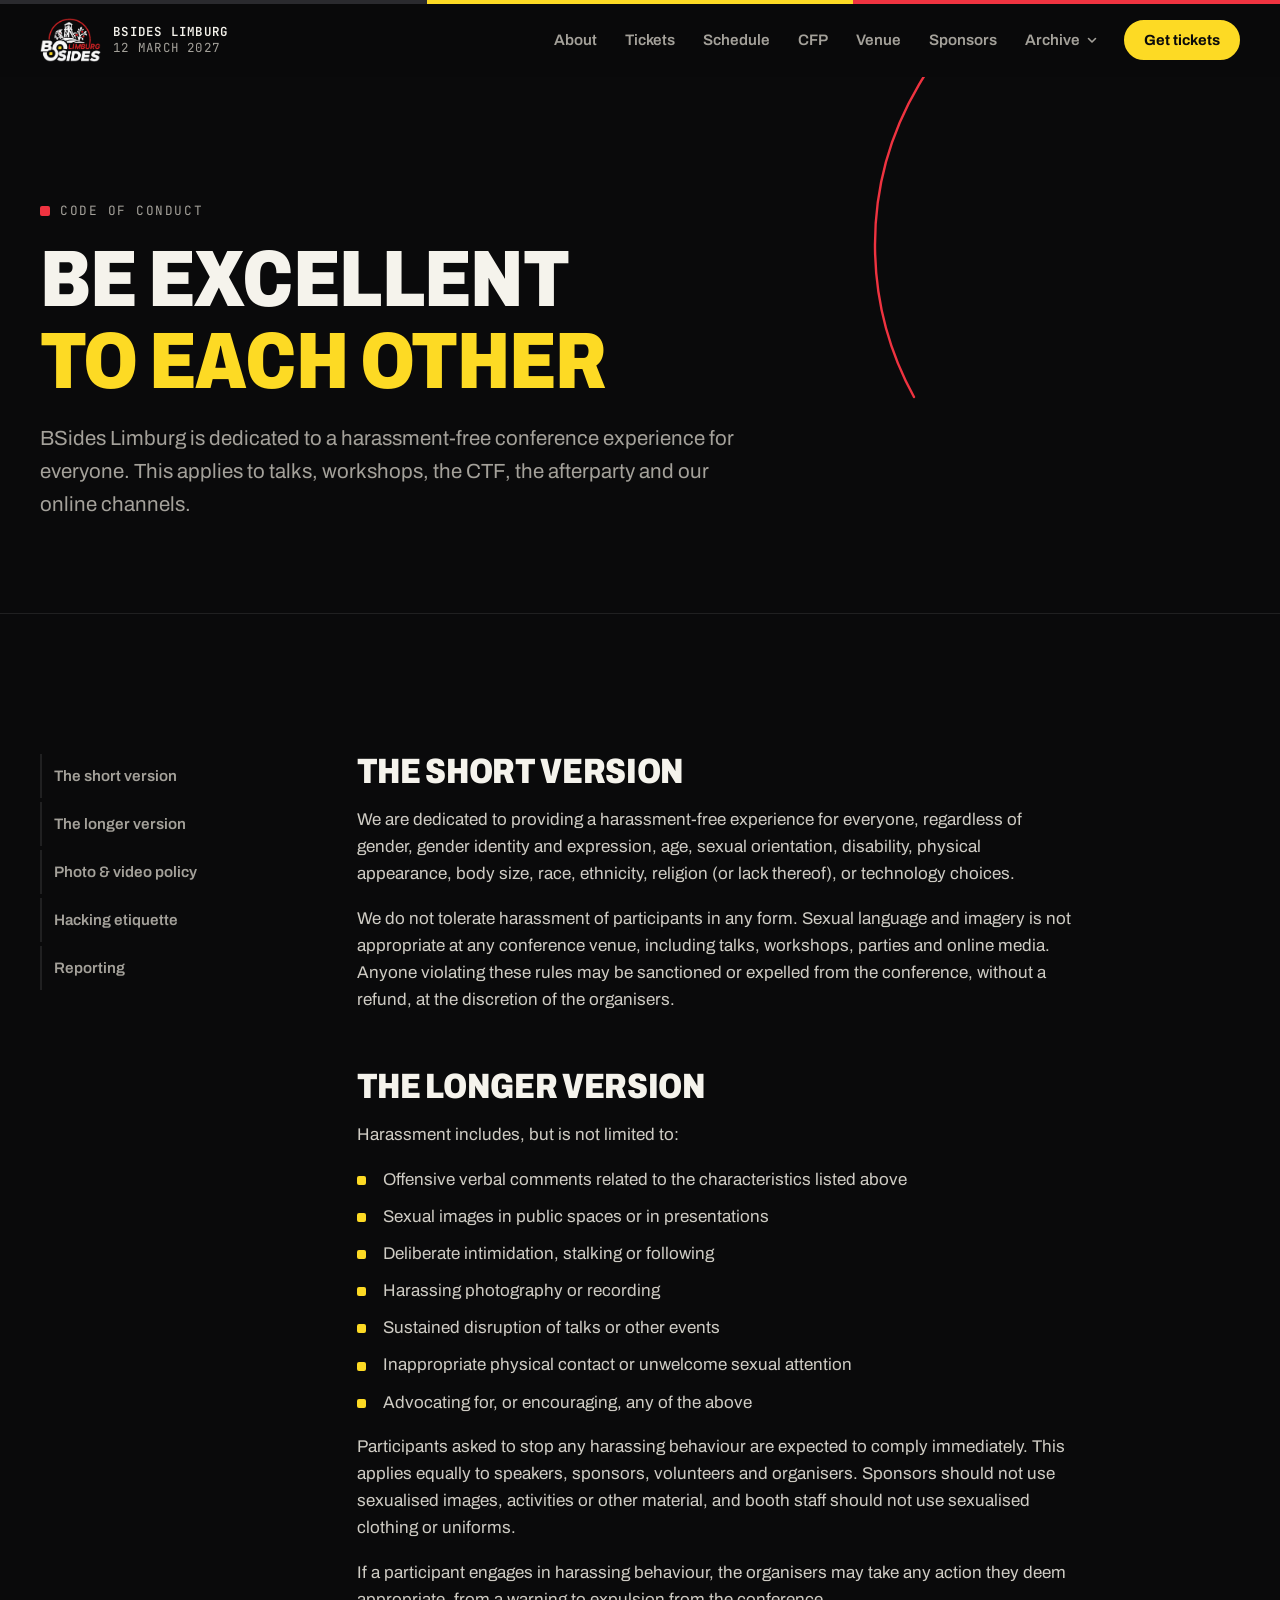
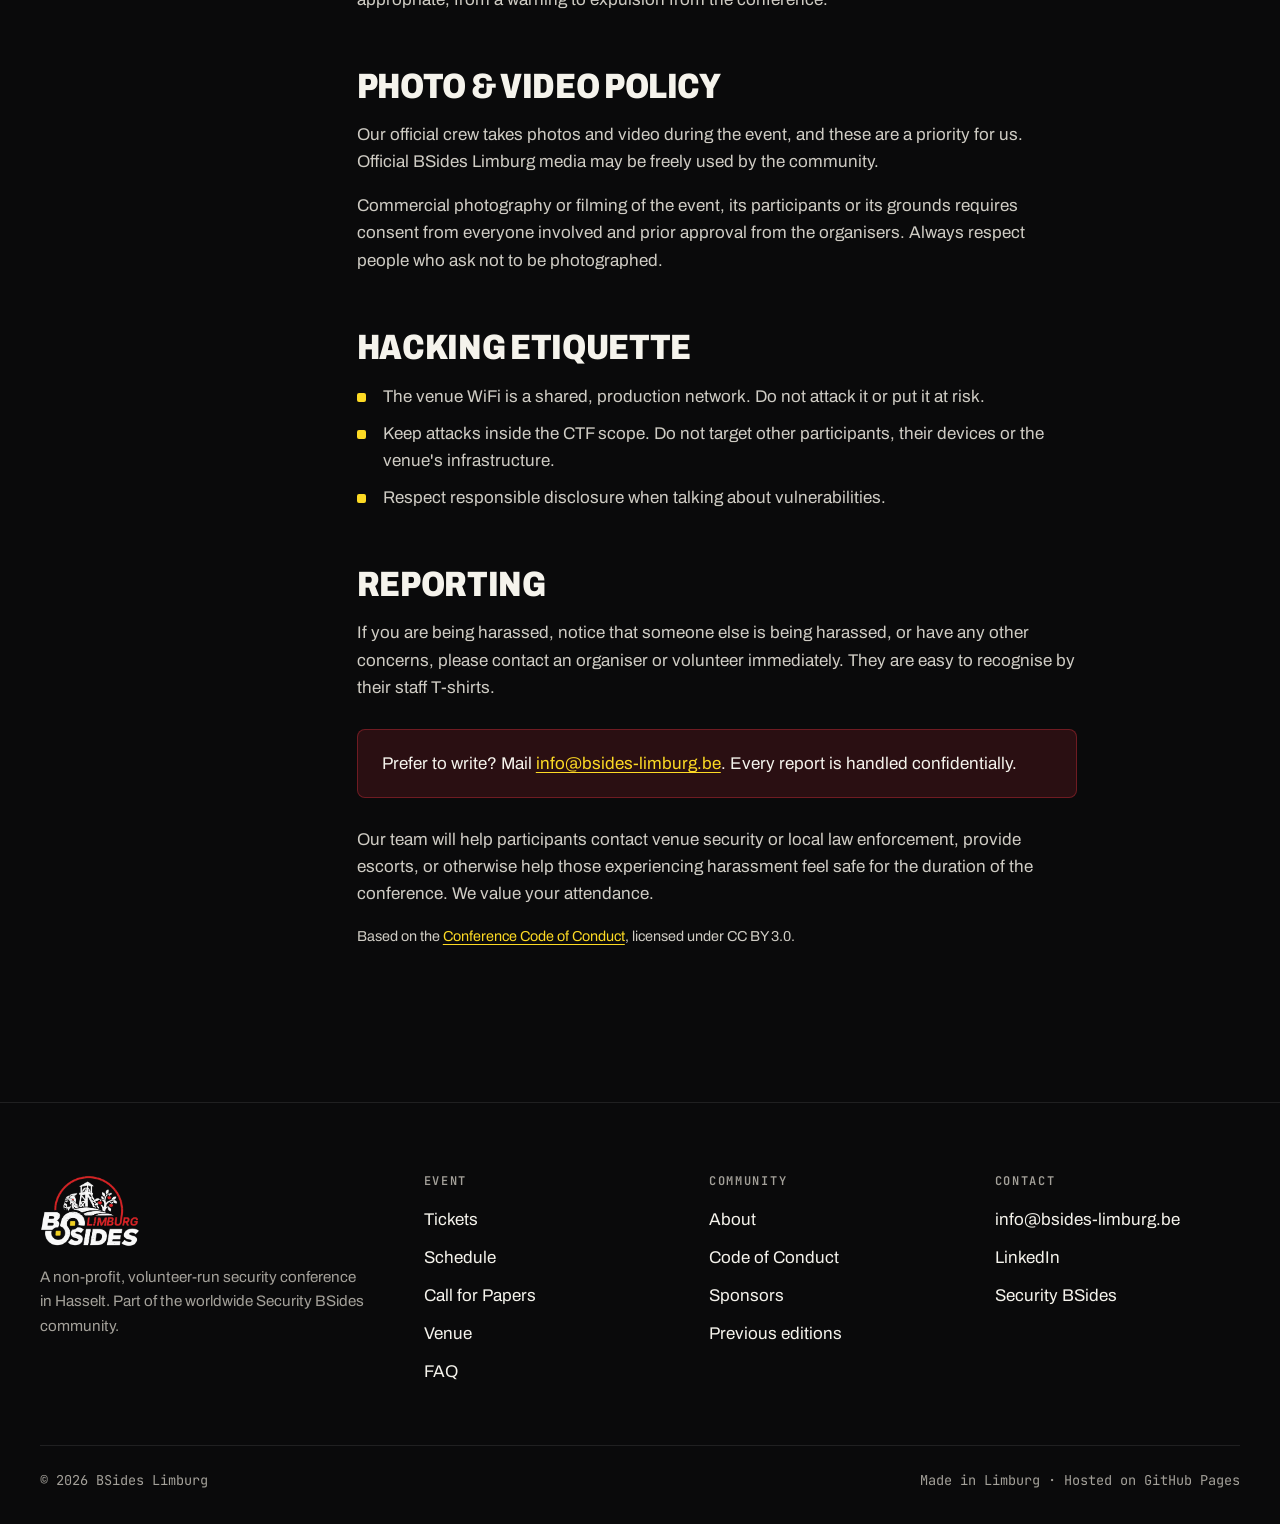
<file: code-of-conduct.html>
<!doctype html>
<html lang="en">
<head>
  <meta charset="utf-8">
  <meta name="viewport" content="width=device-width, initial-scale=1">
  <title>Code of Conduct · BSides Limburg</title>
  <meta name="description" content="BSides Limburg is dedicated to a harassment-free conference experience for everyone. Read our Code of Conduct and how to report an issue.">
  <meta name="theme-color" content="#0a0a0b">
  <link rel="icon" type="image/png" href="assets/img/favicon.png">
  <meta property="og:title" content="Code of Conduct · BSides Limburg">
  <meta property="og:image" content="assets/img/og.png">
  <link rel="preconnect" href="https://fonts.googleapis.com">
  <link rel="preconnect" href="https://fonts.gstatic.com" crossorigin>
  <link href="https://fonts.googleapis.com/css2?family=Archivo:wdth,wght@62..125,400..900&family=JetBrains+Mono:wght@400;600&display=swap" rel="stylesheet">
  <link rel="stylesheet" href="assets/css/style.css">
</head>
<body data-page="coc" data-base="">
  <a class="skip-link" href="#main">Skip to content</a>
  <header id="site-header"></header>

  <main id="main">
    <section class="page-hero">
      <svg class="hero-arc" viewBox="0 0 700 700" aria-hidden="true"><path class="solid" d="M 74 520 A 315 315 0 1 1 626 520" fill="none" stroke="#ef3340" stroke-width="2.4" stroke-linecap="round"></path></svg>
      <div class="wrap" data-enter>
        <p class="eyebrow red">Code of Conduct</p>
        <h1>Be excellent<br><span class="hl-y">to each other</span></h1>
        <p class="lead">BSides Limburg is dedicated to a harassment-free conference experience for everyone. This applies to talks, workshops, the CTF, the afterparty and our online channels.</p>
      </div>
    </section>

    <section class="section">
      <div class="wrap prose-grid">
        <nav class="toc" aria-label="On this page">
          <a href="#short">The short version</a>
          <a href="#long">The longer version</a>
          <a href="#photo">Photo &amp; video policy</a>
          <a href="#hacking">Hacking etiquette</a>
          <a href="#report">Reporting</a>
        </nav>
        <div class="prose">
          <h2 id="short">The short version</h2>
          <p>We are dedicated to providing a harassment-free experience for everyone, regardless of gender, gender identity and expression, age, sexual orientation, disability, physical appearance, body size, race, ethnicity, religion (or lack thereof), or technology choices.</p>
          <p>We do not tolerate harassment of participants in any form. Sexual language and imagery is not appropriate at any conference venue, including talks, workshops, parties and online media. Anyone violating these rules may be sanctioned or expelled from the conference, without a refund, at the discretion of the organisers.</p>

          <h2 id="long">The longer version</h2>
          <p>Harassment includes, but is not limited to:</p>
          <ul>
            <li>Offensive verbal comments related to the characteristics listed above</li>
            <li>Sexual images in public spaces or in presentations</li>
            <li>Deliberate intimidation, stalking or following</li>
            <li>Harassing photography or recording</li>
            <li>Sustained disruption of talks or other events</li>
            <li>Inappropriate physical contact or unwelcome sexual attention</li>
            <li>Advocating for, or encouraging, any of the above</li>
          </ul>
          <p>Participants asked to stop any harassing behaviour are expected to comply immediately. This applies equally to speakers, sponsors, volunteers and organisers. Sponsors should not use sexualised images, activities or other material, and booth staff should not use sexualised clothing or uniforms.</p>
          <p>If a participant engages in harassing behaviour, the organisers may take any action they deem appropriate, from a warning to expulsion from the conference.</p>

          <h2 id="photo">Photo &amp; video policy</h2>
          <p>Our official crew takes photos and video during the event, and these are a priority for us. Official BSides Limburg media may be freely used by the community.</p>
          <p>Commercial photography or filming of the event, its participants or its grounds requires consent from everyone involved and prior approval from the organisers. Always respect people who ask not to be photographed.</p>

          <h2 id="hacking">Hacking etiquette</h2>
          <ul>
            <li>The venue WiFi is a shared, production network. Do not attack it or put it at risk.</li>
            <li>Keep attacks inside the CTF scope. Do not target other participants, their devices or the venue's infrastructure.</li>
            <li>Respect responsible disclosure when talking about vulnerabilities.</li>
          </ul>

          <h2 id="report">Reporting</h2>
          <p>If you are being harassed, notice that someone else is being harassed, or have any other concerns, please contact an organiser or volunteer immediately. They are easy to recognise by their staff T-shirts.</p>
          <div class="callout"><p>Prefer to write? Mail <a href="mailto:info@bsides-limburg.be?subject=Code%20of%20Conduct">info@bsides-limburg.be</a>. Every report is handled confidentially.</p></div>
          <p>Our team will help participants contact venue security or local law enforcement, provide escorts, or otherwise help those experiencing harassment feel safe for the duration of the conference. We value your attendance.</p>
          <p class="muted" style="font-size:.9rem">Based on the <a href="https://confcodeofconduct.com/" target="_blank" rel="noopener">Conference Code of Conduct</a>, licensed under CC BY 3.0.</p>
        </div>
      </div>
    </section>
  </main>

  <footer id="site-footer"></footer>
  <script src="assets/js/config.js"></script>
  <script src="assets/js/main.js"></script>
</body>
</html>
</file>
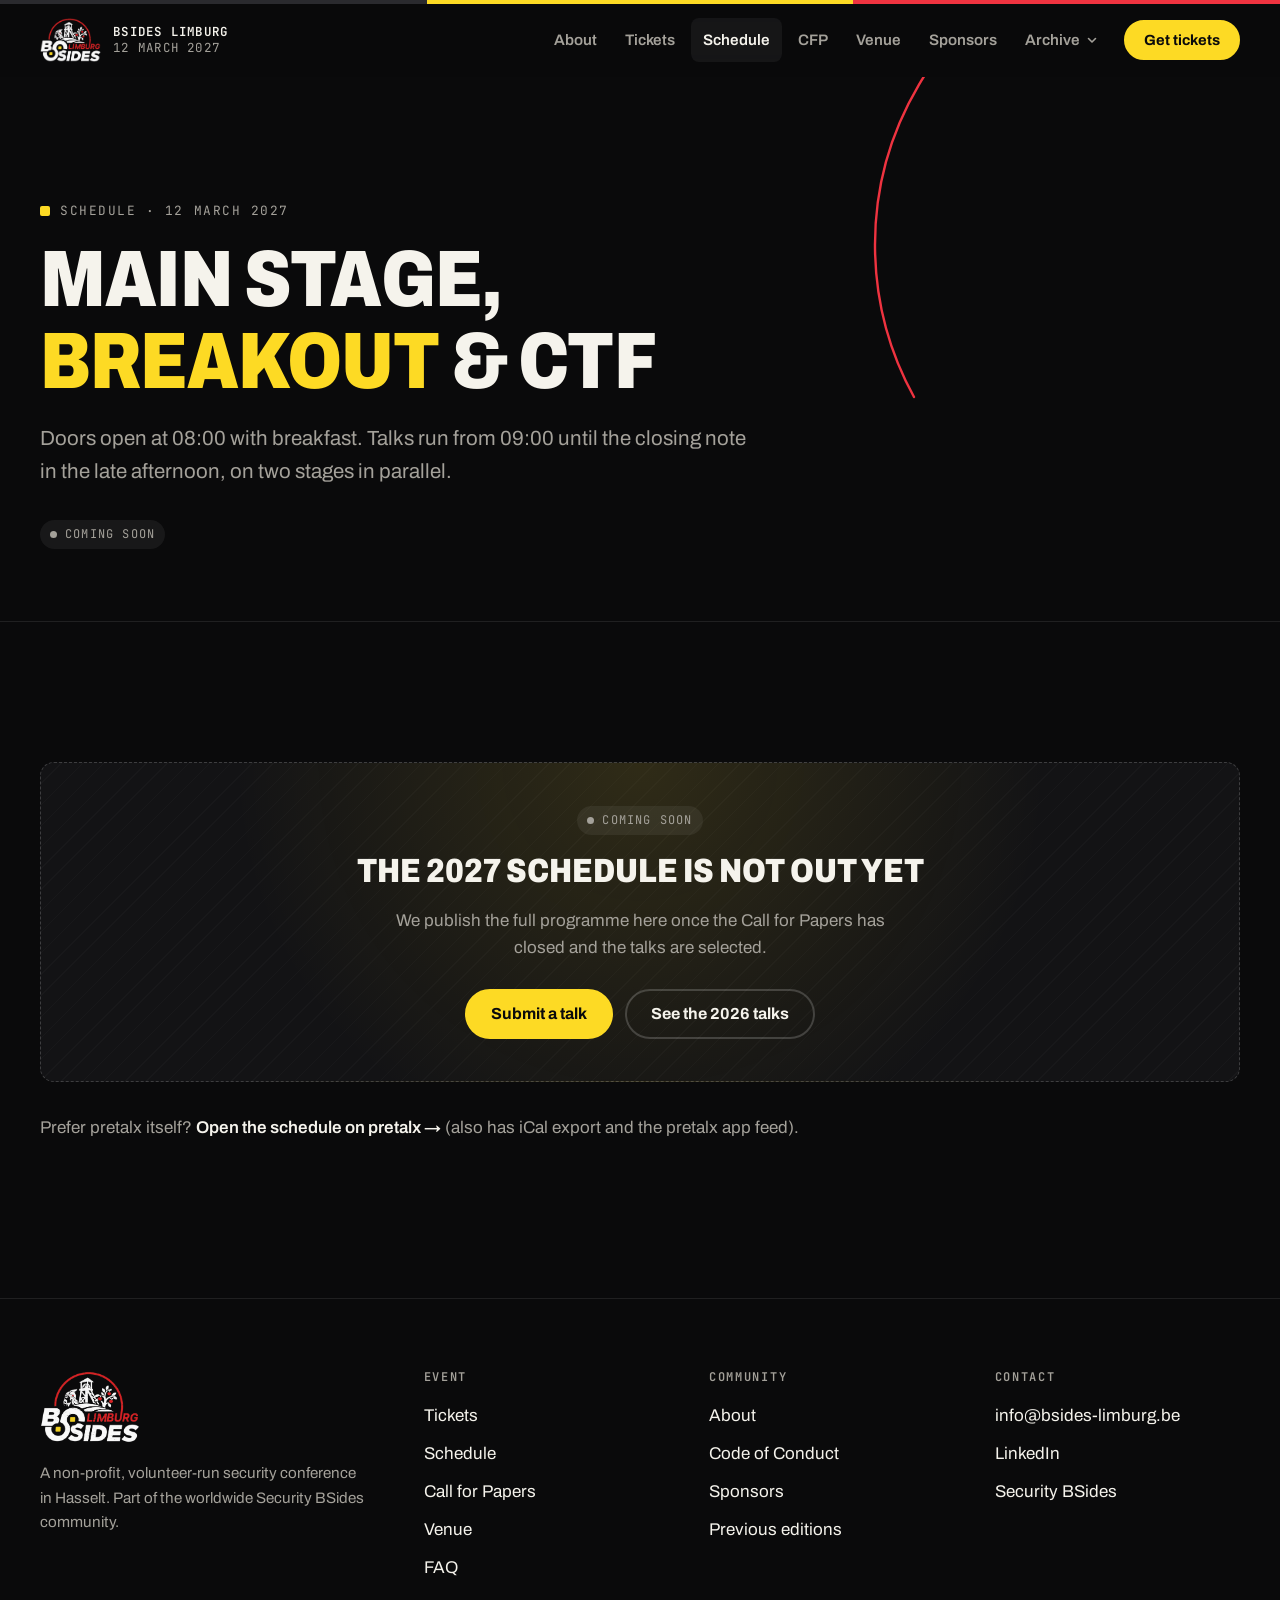
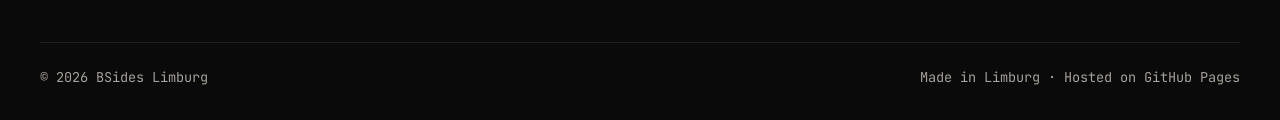
<file: schedule.html>
<!doctype html>
<html lang="en">
<head>
  <meta charset="utf-8">
  <meta name="viewport" content="width=device-width, initial-scale=1">
  <title>Schedule · BSides Limburg 2027</title>
  <meta name="description" content="The BSides Limburg 2027 schedule: two tracks of talks and a CTF at Corda Campus, Hasselt, on 12 March 2027.">
  <meta name="theme-color" content="#0a0a0b">
  <link rel="icon" type="image/png" href="assets/img/favicon.png">
  <meta property="og:title" content="Schedule · BSides Limburg 2027">
  <meta property="og:image" content="assets/img/og.png">
  <link rel="preconnect" href="https://fonts.googleapis.com">
  <link rel="preconnect" href="https://fonts.gstatic.com" crossorigin>
  <link href="https://fonts.googleapis.com/css2?family=Archivo:wdth,wght@62..125,400..900&family=JetBrains+Mono:wght@400;600&display=swap" rel="stylesheet">
  <link rel="stylesheet" href="assets/css/style.css">
</head>
<body data-page="schedule" data-base="">
  <a class="skip-link" href="#main">Skip to content</a>
  <header id="site-header"></header>

  <main id="main">
    <section class="page-hero">
      <svg class="hero-arc" viewBox="0 0 700 700" aria-hidden="true"><path class="solid" d="M 74 520 A 315 315 0 1 1 626 520" fill="none" stroke="#ef3340" stroke-width="2.4" stroke-linecap="round"></path></svg>
      <div class="wrap" data-enter>
        <p class="eyebrow">Schedule · 12 March 2027</p>
        <h1>Main Stage,<br><span class="hl-y">Breakout</span> &amp; CTF</h1>
        <p class="lead">Doors open at 08:00 with breakfast. Talks run from 09:00 until the closing note in the late afternoon, on two stages in parallel.</p>
        <div class="btn-row mt-2">
          <span class="pill" data-schedule-pill>Coming soon</span>
        </div>
      </div>
    </section>

    <section class="section" aria-label="Schedule">
      <div class="wrap">
        <div id="schedule-widget">
          <!-- Replaced by the pretalx schedule widget when schedule.live = true in assets/js/config.js -->
          <div class="placeholder">
            <span class="pill" data-schedule-pill>Coming soon</span>
            <h3>The 2027 schedule is not out yet</h3>
            <p>We publish the full programme here once the Call for Papers has closed and the talks are selected.</p>
            <div class="btn-row">
              <a class="btn" href="index.html#cfp">Submit a talk</a>
              <a class="btn btn-ghost" href="editions/2026.html">See the 2026 talks</a>
            </div>
          </div>
        </div>
        <p class="mt-2 muted">Prefer pretalx itself? <a class="link link-arrow" href="https://schedule.bsides-limburg.be/bsides-limburg-2027/schedule/" data-pretalx-link target="_blank" rel="noopener">Open the schedule on pretalx</a> (also has iCal export and the pretalx app feed).</p>
      </div>
    </section>
  </main>

  <footer id="site-footer"></footer>
  <script src="assets/js/config.js"></script>
  <script src="assets/js/main.js"></script>
</body>
</html>
</file>
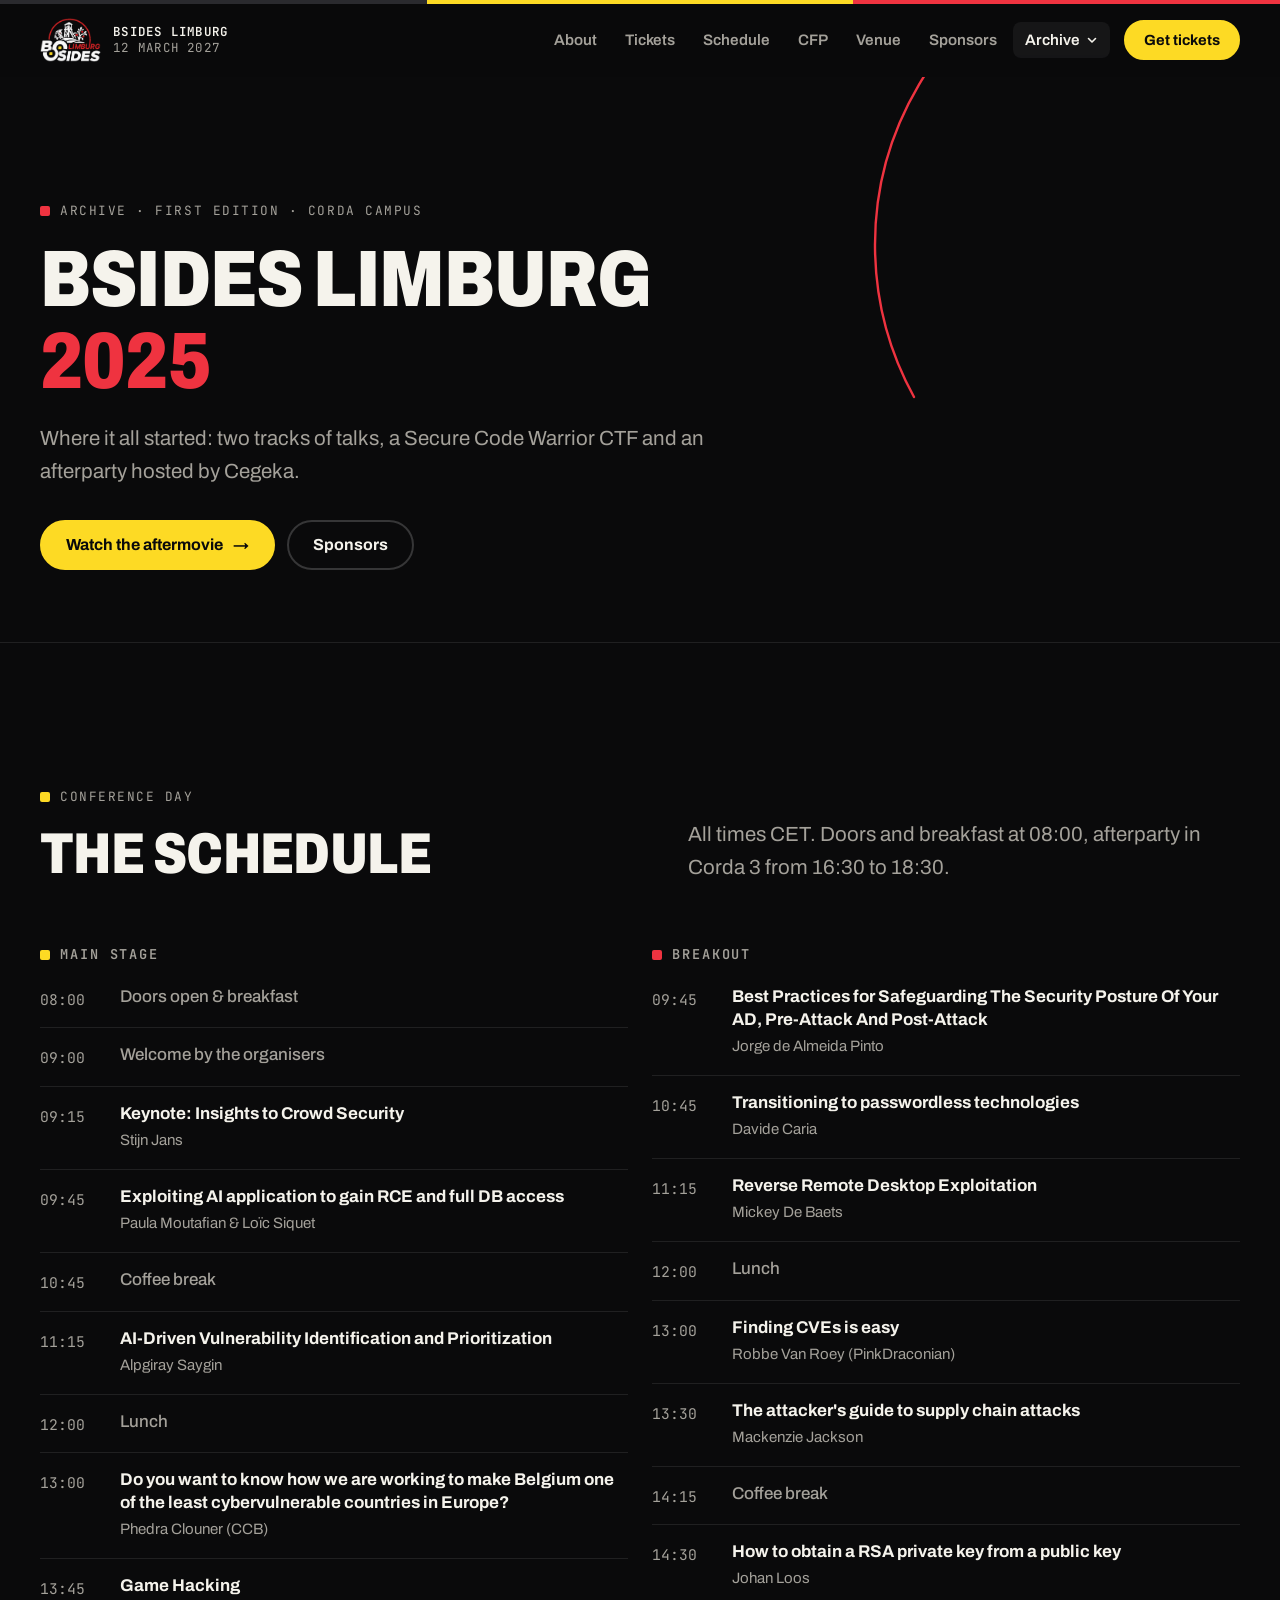
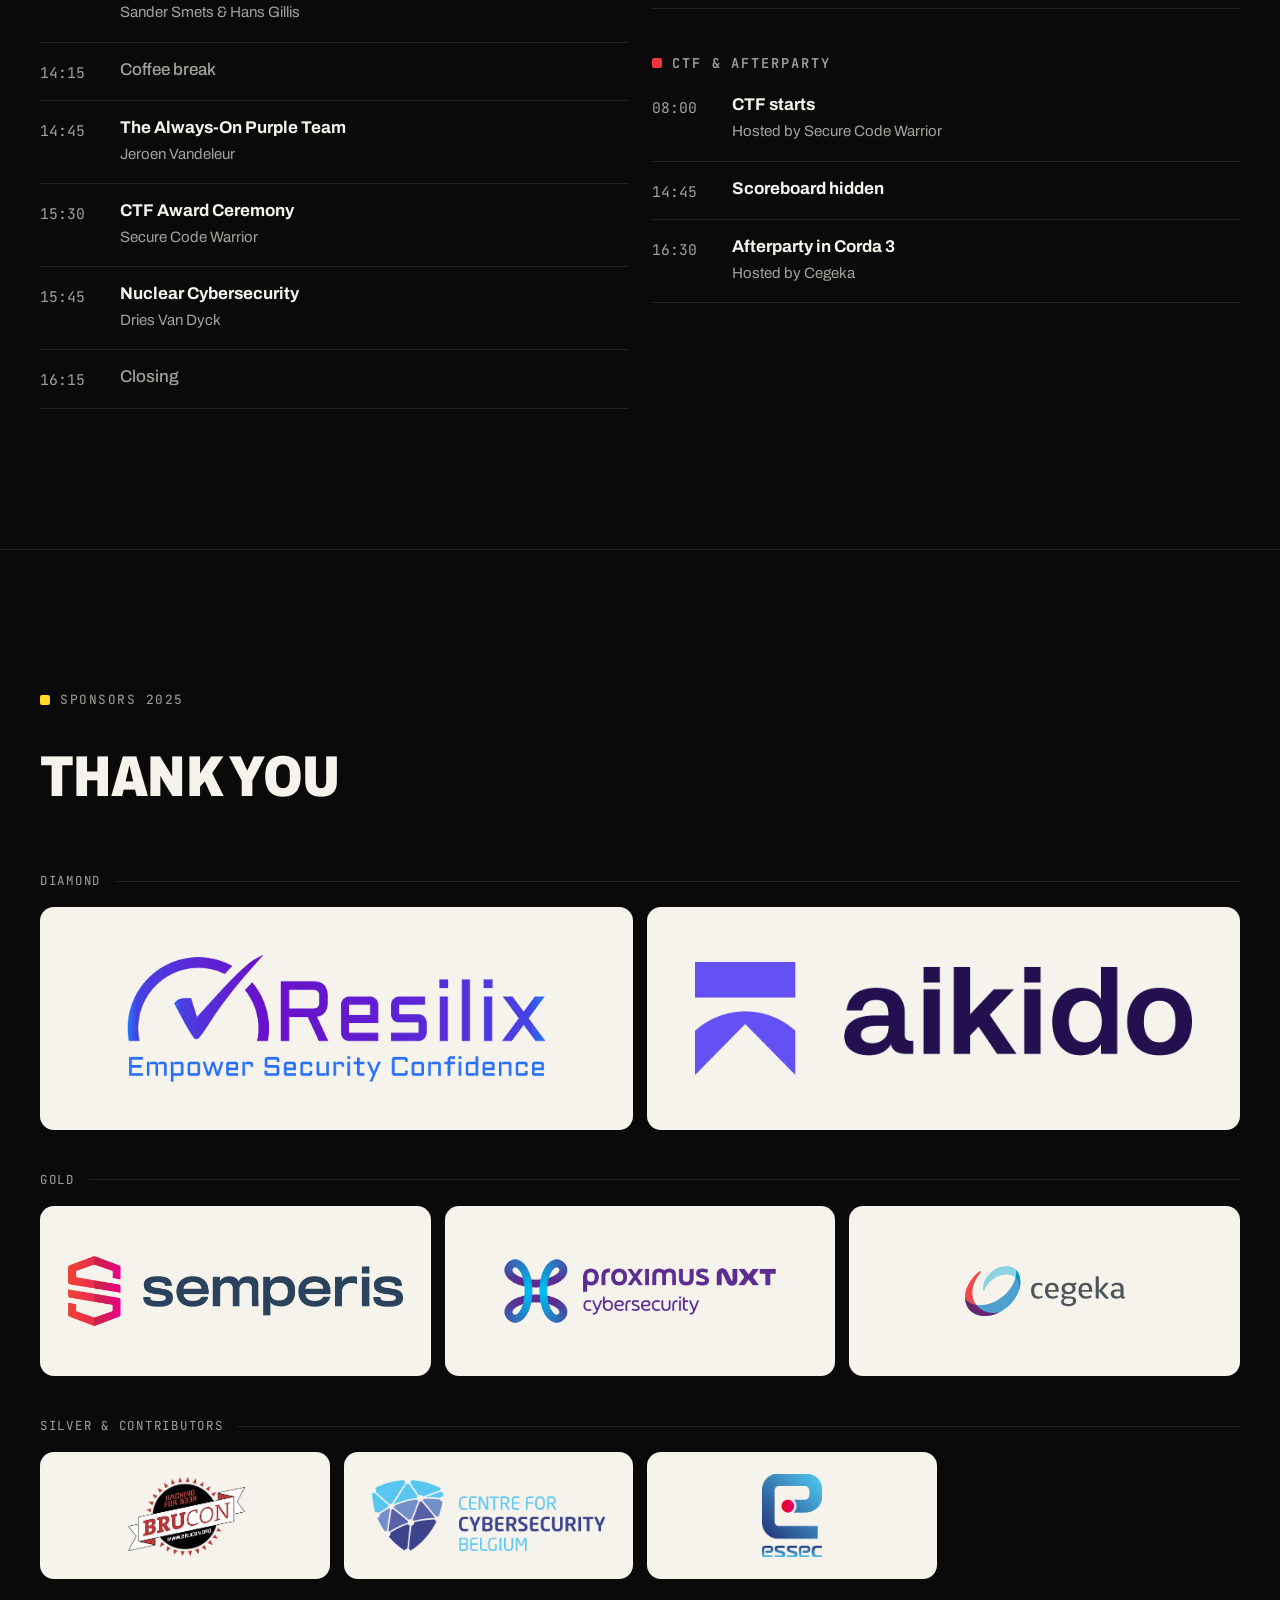
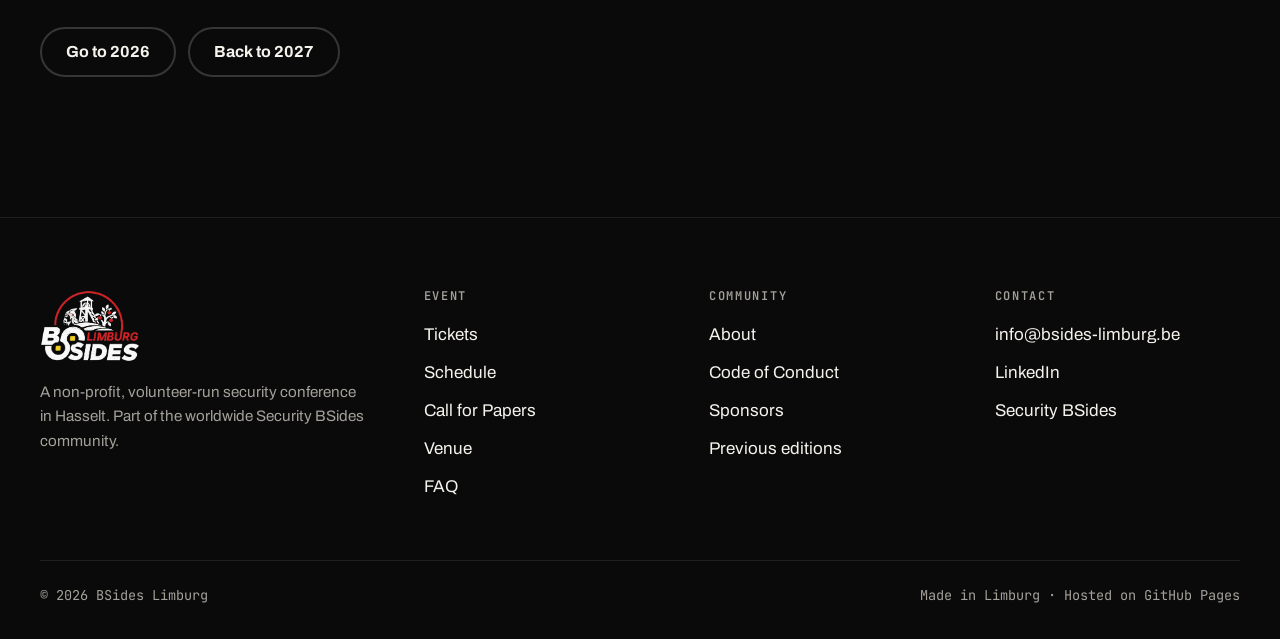
<file: editions/2025.html>
<!doctype html>
<html lang="en">
<head>
  <meta charset="utf-8">
  <meta name="viewport" content="width=device-width, initial-scale=1">
  <title>2025 edition · BSides Limburg</title>
  <meta name="description" content="BSides Limburg 2025, the first edition at Corda Campus, Hasselt: schedule, sponsors and aftermovie.">
  <meta name="theme-color" content="#0a0a0b">
  <link rel="icon" type="image/png" href="../assets/img/favicon.png">
  <meta property="og:title" content="BSides Limburg 2025">
  <meta property="og:image" content="../assets/img/og.png">
  <link rel="preconnect" href="https://fonts.googleapis.com">
  <link rel="preconnect" href="https://fonts.gstatic.com" crossorigin>
  <link href="https://fonts.googleapis.com/css2?family=Archivo:wdth,wght@62..125,400..900&family=JetBrains+Mono:wght@400;600&display=swap" rel="stylesheet">
  <link rel="stylesheet" href="../assets/css/style.css">
</head>
<body data-page="archive" data-base="../">
  <a class="skip-link" href="#main">Skip to content</a>
  <header id="site-header"></header>

  <main id="main">
    <section class="page-hero">
      <svg class="hero-arc" viewBox="0 0 700 700" aria-hidden="true"><path class="solid" d="M 74 520 A 315 315 0 1 1 626 520" fill="none" stroke="#ef3340" stroke-width="2.4" stroke-linecap="round"></path></svg>
      <div class="wrap" data-enter>
        <p class="eyebrow red">Archive · First edition · Corda Campus</p>
        <h1>BSides Limburg<br><span class="hl-r">2025</span></h1>
        <p class="lead">Where it all started: two tracks of talks, a Secure Code Warrior CTF and an afterparty hosted by Cegeka.</p>
        <div class="btn-row mt-2">
          <a class="btn" href="https://www.linkedin.com/posts/bsides-limburg_bsideslimburg-cybersecuritycommunity-aftermovie-activity-7330642219143438338-DCAn" target="_blank" rel="noopener">Watch the aftermovie <span class="arr" aria-hidden="true">→</span></a>
          <a class="btn btn-ghost" href="#sponsors-2025">Sponsors</a>
        </div>
      </div>
    </section>

    <section class="section" aria-labelledby="talks-title">
      <div class="wrap">
        <div class="section-head split">
          <div>
            <p class="eyebrow">Conference day</p>
            <h2 id="talks-title">The schedule</h2>
          </div>
          <p class="lead">All times CET. Doors and breakfast at 08:00, afterparty in Corda 3 from 16:30 to 18:30.</p>
        </div>
        <div class="track-grid">
          <div class="track">
            <h3>Main Stage</h3>
            <ul class="slots">
              <li class="slot break"><time>08:00</time><div><span class="t">Doors open &amp; breakfast</span></div></li>
              <li class="slot break"><time>09:00</time><div><span class="t">Welcome by the organisers</span></div></li>
              <li class="slot"><time>09:15</time><div><span class="t">Keynote: Insights to Crowd Security</span><span class="p">Stijn Jans</span></div></li>
              <li class="slot"><time>09:45</time><div><span class="t">Exploiting AI application to gain RCE and full DB access</span><span class="p">Paula Moutafian &amp; Loïc Siquet</span></div></li>
              <li class="slot break"><time>10:45</time><div><span class="t">Coffee break</span></div></li>
              <li class="slot"><time>11:15</time><div><span class="t">AI-Driven Vulnerability Identification and Prioritization</span><span class="p">Alpgiray Saygin</span></div></li>
              <li class="slot break"><time>12:00</time><div><span class="t">Lunch</span></div></li>
              <li class="slot"><time>13:00</time><div><span class="t">Do you want to know how we are working to make Belgium one of the least cybervulnerable countries in Europe?</span><span class="p">Phedra Clouner (CCB)</span></div></li>
              <li class="slot"><time>13:45</time><div><span class="t">Game Hacking</span><span class="p">Sander Smets &amp; Hans Gillis</span></div></li>
              <li class="slot break"><time>14:15</time><div><span class="t">Coffee break</span></div></li>
              <li class="slot"><time>14:45</time><div><span class="t">The Always-On Purple Team</span><span class="p">Jeroen Vandeleur</span></div></li>
              <li class="slot"><time>15:30</time><div><span class="t">CTF Award Ceremony</span><span class="p">Secure Code Warrior</span></div></li>
              <li class="slot"><time>15:45</time><div><span class="t">Nuclear Cybersecurity</span><span class="p">Dries Van Dyck</span></div></li>
              <li class="slot break"><time>16:15</time><div><span class="t">Closing</span></div></li>
            </ul>
          </div>
          <div class="track r">
            <h3>Breakout</h3>
            <ul class="slots">
              <li class="slot"><time>09:45</time><div><span class="t">Best Practices for Safeguarding The Security Posture Of Your AD, Pre-Attack And Post-Attack</span><span class="p">Jorge de Almeida Pinto</span></div></li>
              <li class="slot"><time>10:45</time><div><span class="t">Transitioning to passwordless technologies</span><span class="p">Davide Caria</span></div></li>
              <li class="slot"><time>11:15</time><div><span class="t">Reverse Remote Desktop Exploitation</span><span class="p">Mickey De Baets</span></div></li>
              <li class="slot break"><time>12:00</time><div><span class="t">Lunch</span></div></li>
              <li class="slot"><time>13:00</time><div><span class="t">Finding CVEs is easy</span><span class="p">Robbe Van Roey (PinkDraconian)</span></div></li>
              <li class="slot"><time>13:30</time><div><span class="t">The attacker's guide to supply chain attacks</span><span class="p">Mackenzie Jackson</span></div></li>
              <li class="slot break"><time>14:15</time><div><span class="t">Coffee break</span></div></li>
              <li class="slot"><time>14:30</time><div><span class="t">How to obtain a RSA private key from a public key</span><span class="p">Johan Loos</span></div></li>
            </ul>
            <h3 class="mt-3">CTF &amp; afterparty</h3>
            <ul class="slots">
              <li class="slot"><time>08:00</time><div><span class="t">CTF starts</span><span class="p">Hosted by Secure Code Warrior</span></div></li>
              <li class="slot"><time>14:45</time><div><span class="t">Scoreboard hidden</span></div></li>
              <li class="slot"><time>16:30</time><div><span class="t">Afterparty in Corda 3</span><span class="p">Hosted by Cegeka</span></div></li>
            </ul>
          </div>
        </div>
      </div>
    </section>

    <section class="section" id="sponsors-2025" aria-labelledby="sp-title">
      <div class="wrap">
        <div class="section-head">
          <p class="eyebrow">Sponsors 2025</p>
          <h2 id="sp-title">Thank you</h2>
        </div>
        <div class="tier">
          <p class="tier-label">Diamond</p>
          <div class="logo-grid lg">
            <a class="logo-tile" href="https://www.resilix.be/" target="_blank" rel="noopener"><img src="../assets/img/sponsors/resilix.png" alt="Resilix" loading="lazy"></a>
            <a class="logo-tile" href="https://aikido.dev/" target="_blank" rel="noopener"><img src="../assets/img/sponsors/aikido.png" alt="Aikido Security" loading="lazy"></a>
          </div>
        </div>
        <div class="tier">
          <p class="tier-label">Gold</p>
          <div class="logo-grid md">
            <a class="logo-tile" href="https://www.semperis.com/" target="_blank" rel="noopener"><img src="../assets/img/sponsors/semperis.png" alt="Semperis" loading="lazy"></a>
            <a class="logo-tile" href="https://www.proximusnxt.be/en/proximusnxt" target="_blank" rel="noopener"><img src="../assets/img/sponsors/proximus-nxt.png" alt="Proximus NXT" loading="lazy"></a>
            <a class="logo-tile" href="https://cegeka.be/" target="_blank" rel="noopener"><img src="../assets/img/sponsors/cegeka.png" alt="Cegeka" loading="lazy"></a>
          </div>
        </div>
        <div class="tier">
          <p class="tier-label">Silver &amp; contributors</p>
          <div class="logo-grid">
            <a class="logo-tile" href="https://www.brucon.org/training" target="_blank" rel="noopener"><img src="../assets/img/sponsors/brucon.png" alt="BruCON" loading="lazy"></a>
            <a class="logo-tile" href="https://ccb.belgium.be/en" target="_blank" rel="noopener"><img src="../assets/img/sponsors/ccb.png" alt="Centre for Cybersecurity Belgium" loading="lazy"></a>
            <a class="logo-tile" href="https://www.essec.be/" target="_blank" rel="noopener"><img src="../assets/img/sponsors/essec.png" alt="ESSEC" loading="lazy"></a>
          </div>
        </div>
        <div class="btn-row mt-3">
          <a class="btn btn-ghost" href="2026.html">Go to 2026</a>
          <a class="btn btn-ghost" href="../index.html">Back to 2027</a>
        </div>
      </div>
    </section>
  </main>

  <footer id="site-footer"></footer>
  <script src="../assets/js/config.js"></script>
  <script src="../assets/js/main.js"></script>
</body>
</html>
</file>
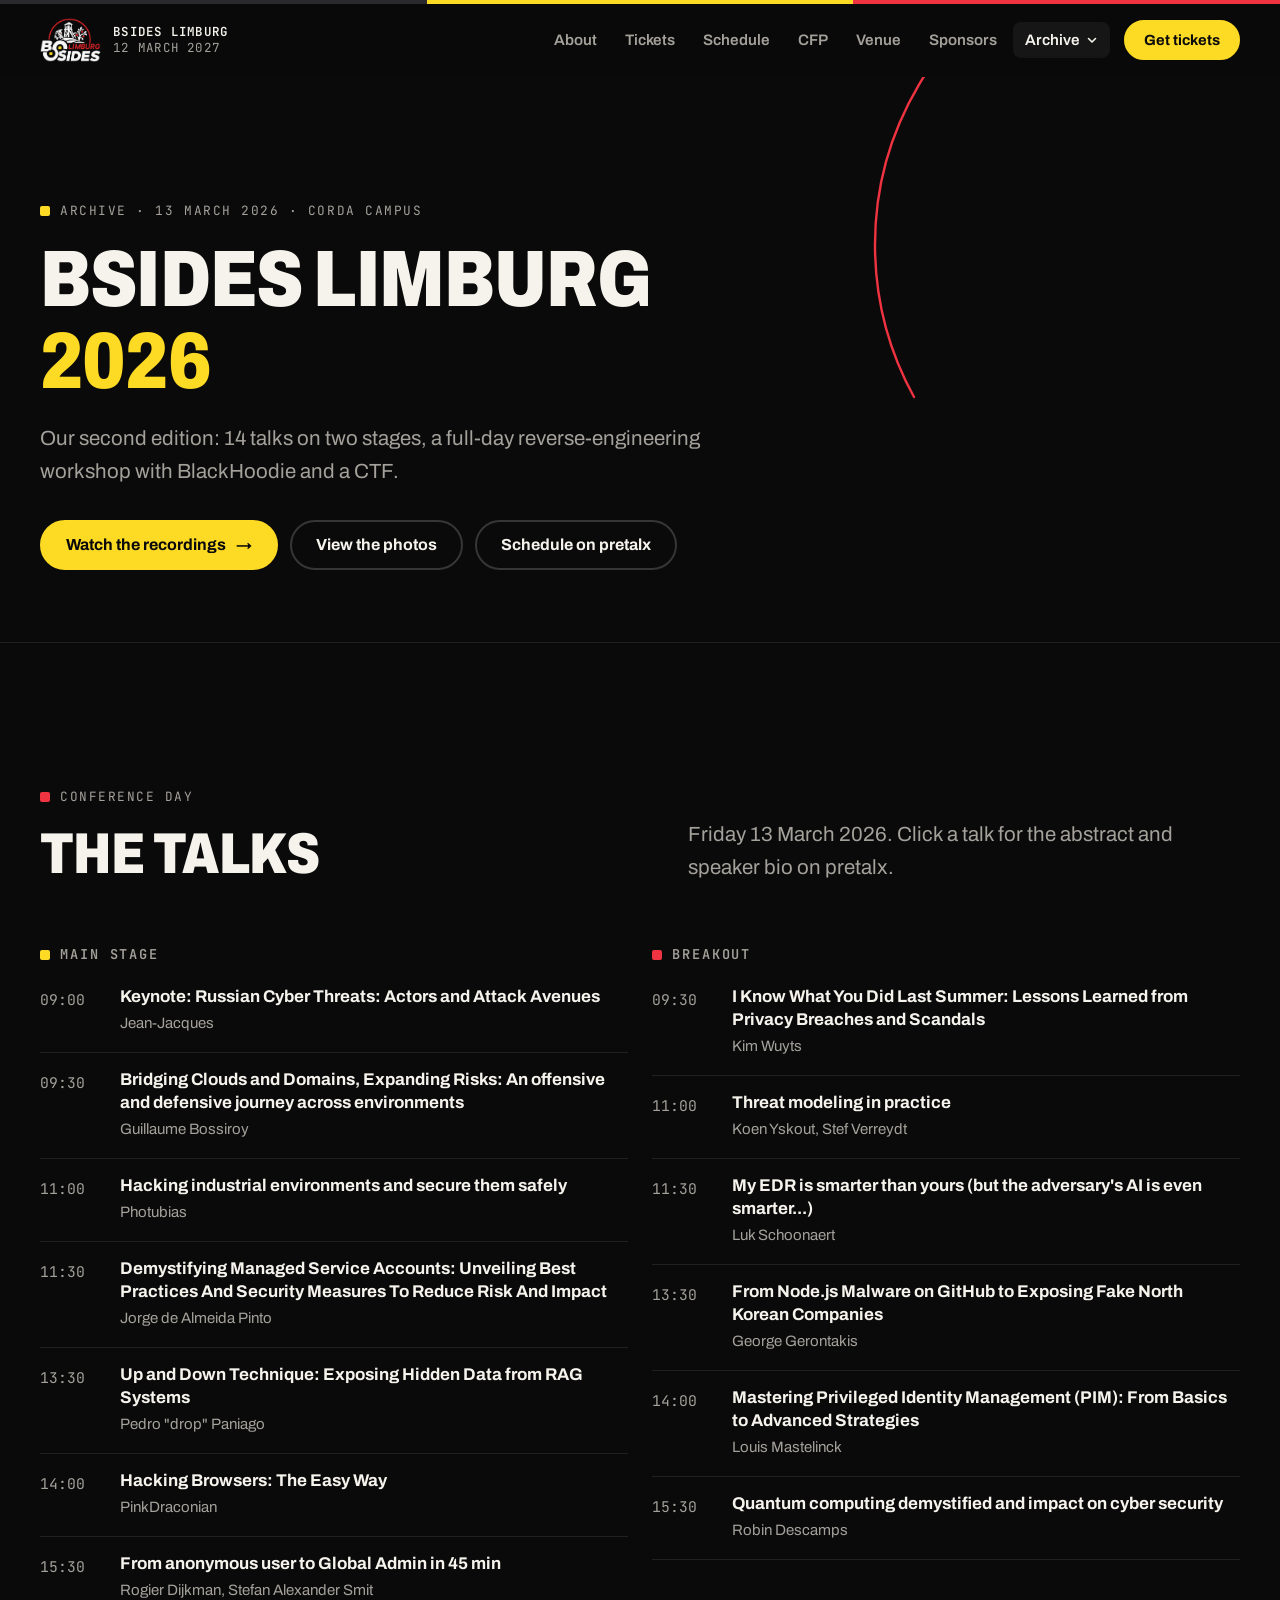
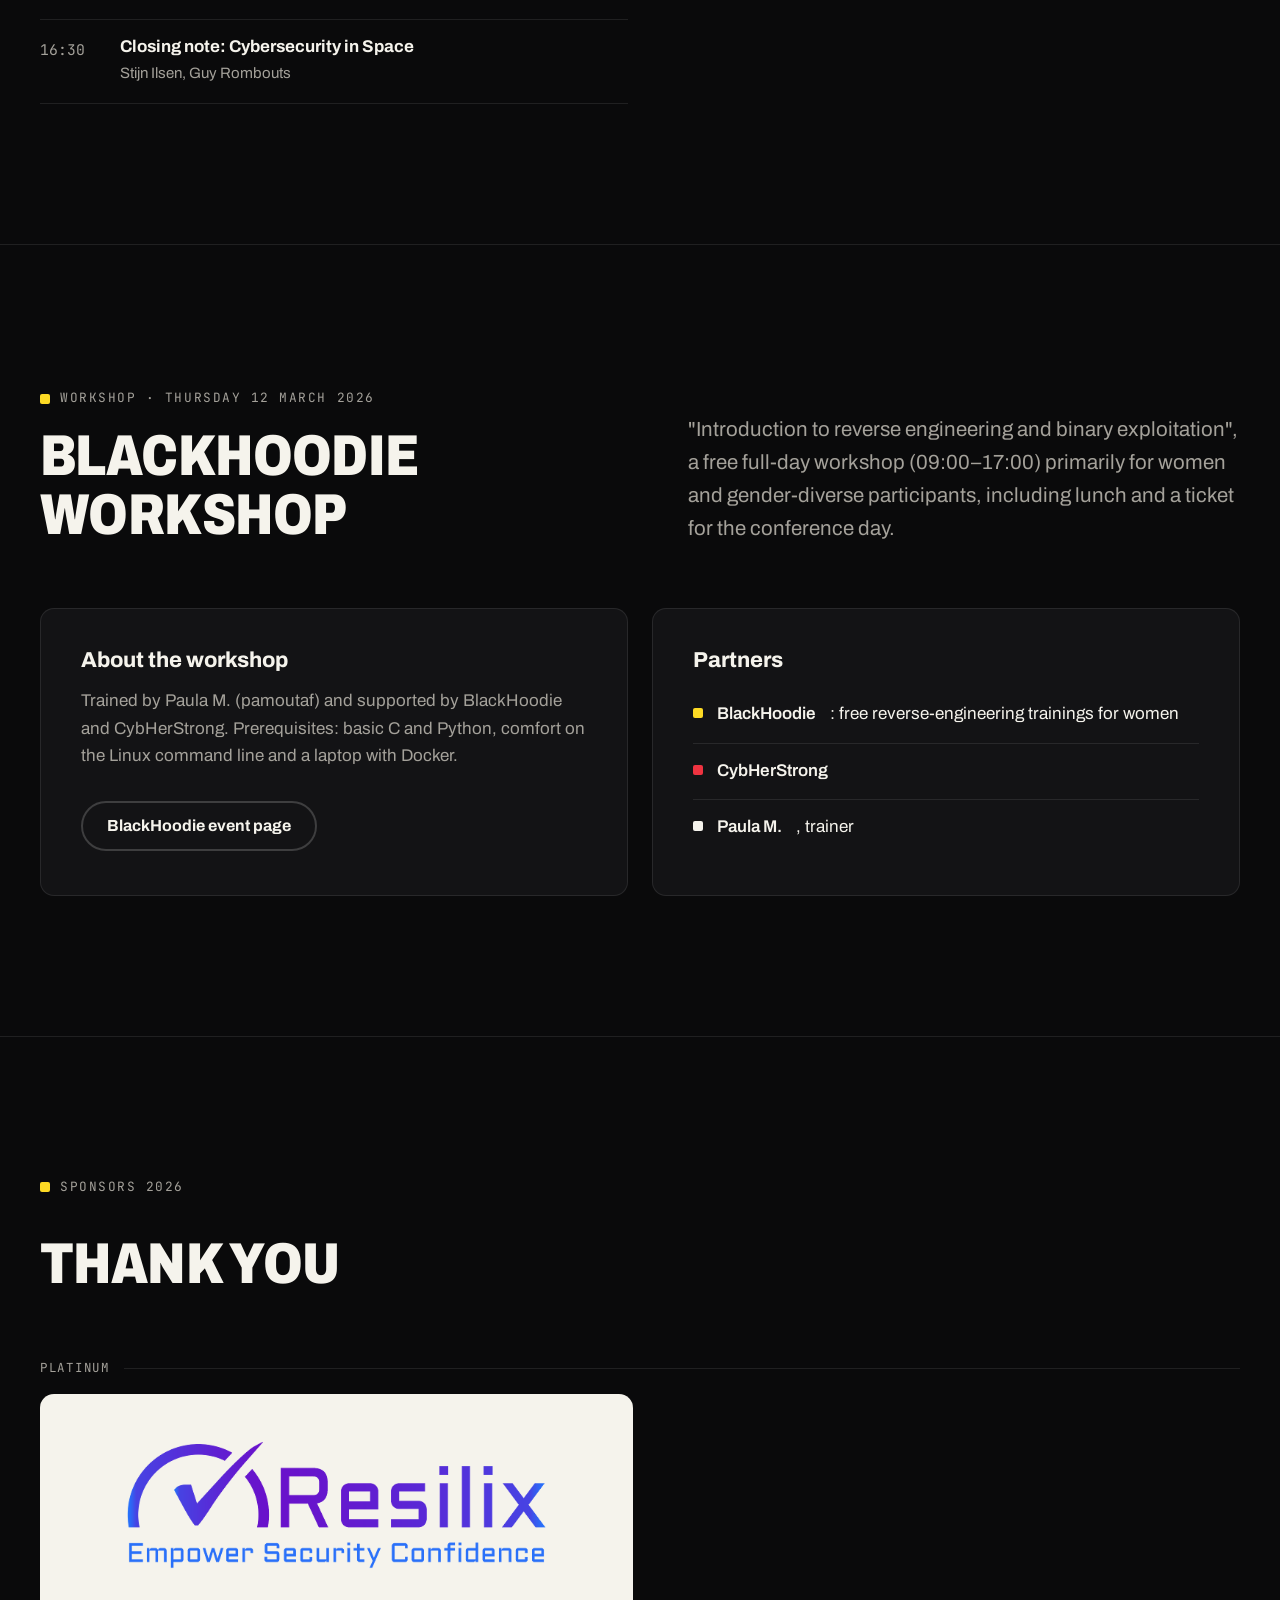
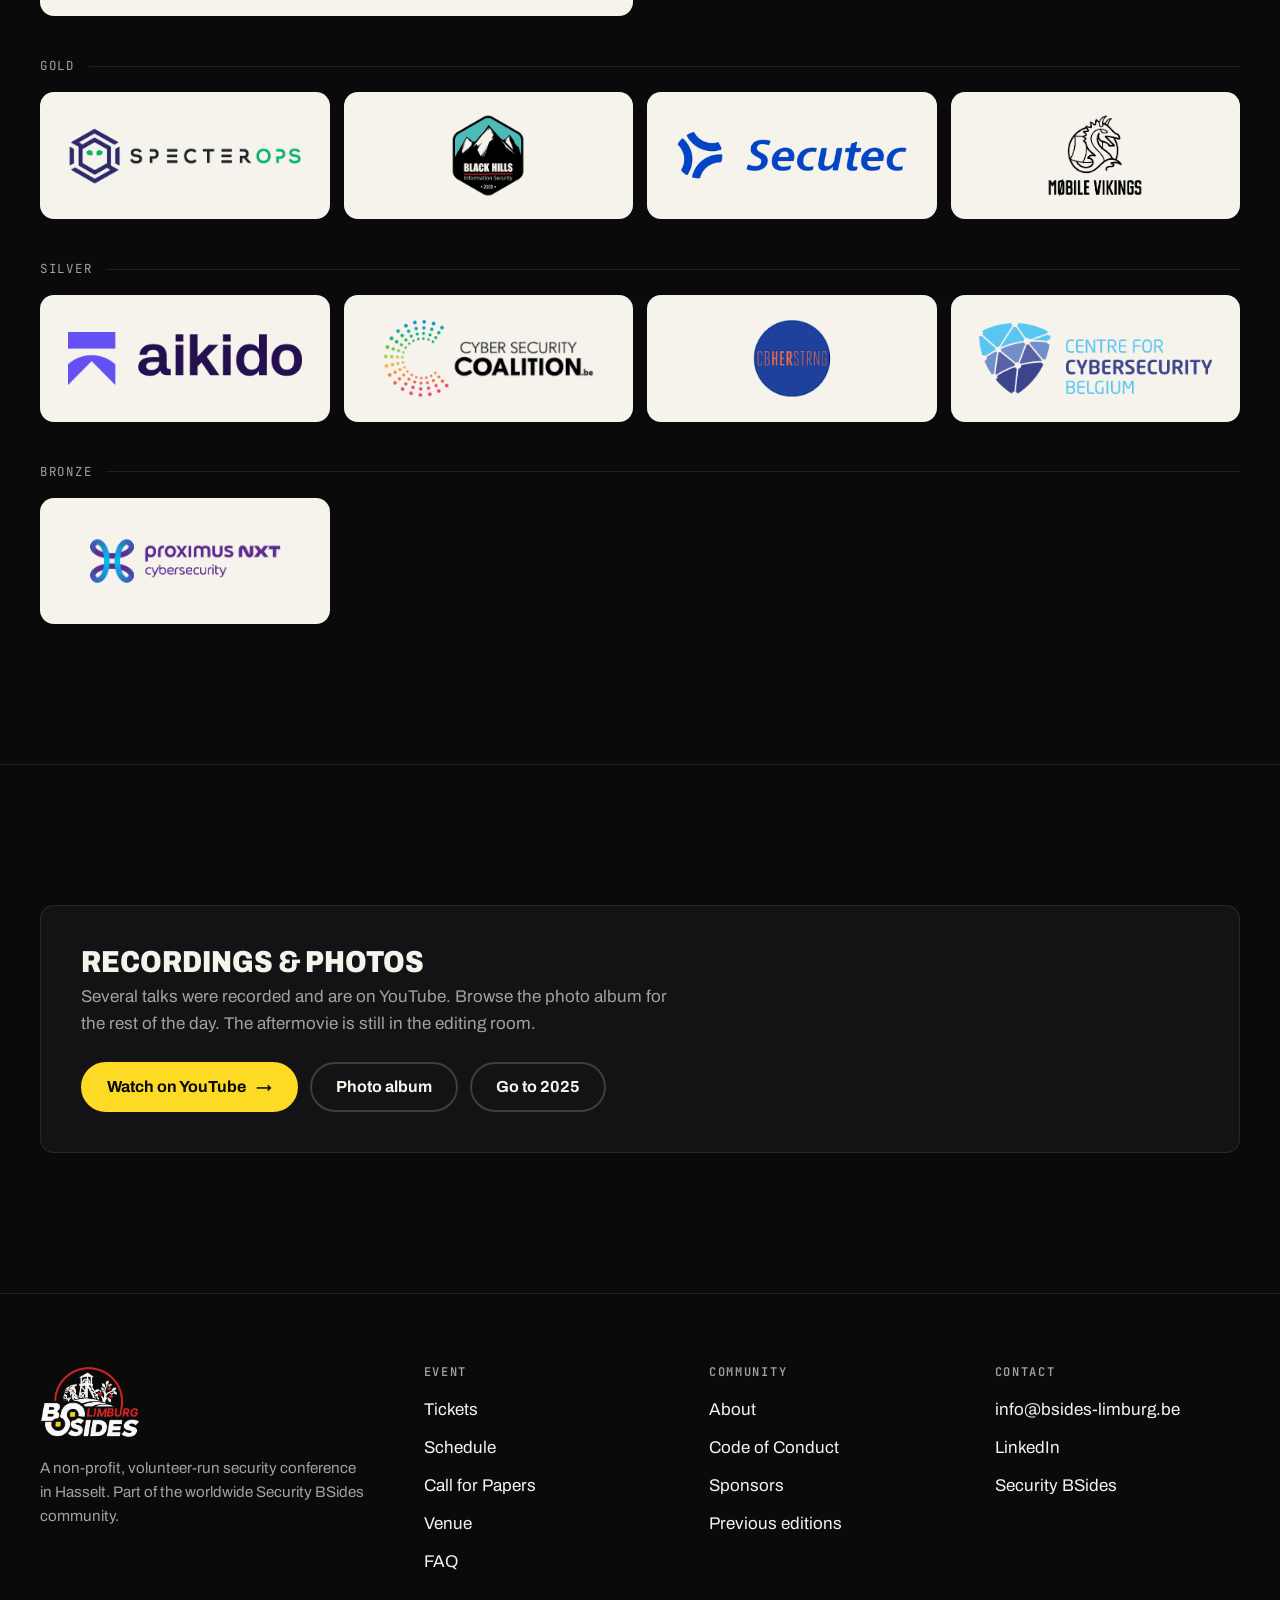
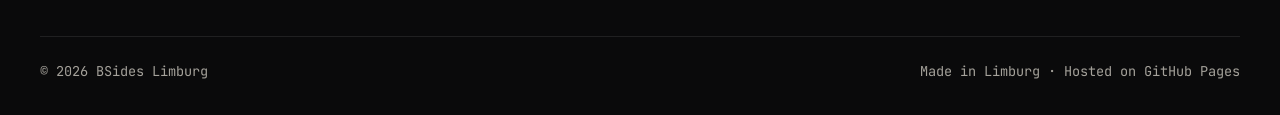
<file: editions/2026.html>
<!doctype html>
<html lang="en">
<head>
  <meta charset="utf-8">
  <meta name="viewport" content="width=device-width, initial-scale=1">
  <title>2026 edition · BSides Limburg</title>
  <meta name="description" content="BSides Limburg 2026 at Corda Campus, Hasselt: the full schedule, the BlackHoodie workshop and photos.">
  <meta name="theme-color" content="#0a0a0b">
  <link rel="icon" type="image/png" href="../assets/img/favicon.png">
  <meta property="og:title" content="BSides Limburg 2026">
  <meta property="og:image" content="../assets/img/og.png">
  <link rel="preconnect" href="https://fonts.googleapis.com">
  <link rel="preconnect" href="https://fonts.gstatic.com" crossorigin>
  <link href="https://fonts.googleapis.com/css2?family=Archivo:wdth,wght@62..125,400..900&family=JetBrains+Mono:wght@400;600&display=swap" rel="stylesheet">
  <link rel="stylesheet" href="../assets/css/style.css">
</head>
<body data-page="archive" data-base="../">
  <a class="skip-link" href="#main">Skip to content</a>
  <header id="site-header"></header>

  <main id="main">
    <section class="page-hero">
      <svg class="hero-arc" viewBox="0 0 700 700" aria-hidden="true"><path class="solid" d="M 74 520 A 315 315 0 1 1 626 520" fill="none" stroke="#ef3340" stroke-width="2.4" stroke-linecap="round"></path></svg>
      <div class="wrap" data-enter>
        <p class="eyebrow">Archive · 13 March 2026 · Corda Campus</p>
        <h1>BSides Limburg<br><span class="hl-y">2026</span></h1>
        <p class="lead">Our second edition: 14 talks on two stages, a full-day reverse-engineering workshop with BlackHoodie and a CTF.</p>
        <div class="btn-row mt-2">
          <a class="btn" href="https://www.youtube.com/watch?v=O5HEhu6PFgM&amp;list=PLONgbO3YYB_SDKOg3J_2cZ18-sZPaZ1q7" target="_blank" rel="noopener">Watch the recordings <span class="arr" aria-hidden="true">→</span></a>
          <a class="btn btn-ghost" href="https://docs.google.com/folderview?id=1B_Xlk_rZSoQQKey_5pRbkLRhQrOrspQn" target="_blank" rel="noopener">View the photos</a>
          <a class="btn btn-ghost" href="https://pretalx.com/bsides-limburg/schedule/" target="_blank" rel="noopener">Schedule on pretalx</a>
        </div>
      </div>
    </section>

    <section class="section" aria-labelledby="talks-title">
      <div class="wrap">
        <div class="section-head split">
          <div>
            <p class="eyebrow red">Conference day</p>
            <h2 id="talks-title">The talks</h2>
          </div>
          <p class="lead">Friday 13 March 2026. Click a talk for the abstract and speaker bio on pretalx.</p>
        </div>
        <div class="track-grid">
          <div class="track">
            <h3>Main Stage</h3>
            <ul class="slots">
              <li class="slot"><time>09:00</time><div><a class="t" href="https://pretalx.com/bsides-limburg/talk/3FAHG3/" target="_blank" rel="noopener">Keynote: Russian Cyber Threats: Actors and Attack Avenues</a><span class="p">Jean-Jacques</span></div></li>
              <li class="slot"><time>09:30</time><div><a class="t" href="https://pretalx.com/bsides-limburg/talk/XXQ9VK/" target="_blank" rel="noopener">Bridging Clouds and Domains, Expanding Risks: An offensive and defensive journey across environments</a><span class="p">Guillaume Bossiroy</span></div></li>
              <li class="slot"><time>11:00</time><div><a class="t" href="https://pretalx.com/bsides-limburg/talk/XAESFT/" target="_blank" rel="noopener">Hacking industrial environments and secure them safely</a><span class="p">Photubias</span></div></li>
              <li class="slot"><time>11:30</time><div><a class="t" href="https://pretalx.com/bsides-limburg/talk/FTJVLF/" target="_blank" rel="noopener">Demystifying Managed Service Accounts: Unveiling Best Practices And Security Measures To Reduce Risk And Impact</a><span class="p">Jorge de Almeida Pinto</span></div></li>
              <li class="slot"><time>13:30</time><div><a class="t" href="https://pretalx.com/bsides-limburg/talk/RKCJ3N/" target="_blank" rel="noopener">Up and Down Technique: Exposing Hidden Data from RAG Systems</a><span class="p">Pedro "drop" Paniago</span></div></li>
              <li class="slot"><time>14:00</time><div><a class="t" href="https://pretalx.com/bsides-limburg/talk/L7EAJ8/" target="_blank" rel="noopener">Hacking Browsers: The Easy Way</a><span class="p">PinkDraconian</span></div></li>
              <li class="slot"><time>15:30</time><div><a class="t" href="https://pretalx.com/bsides-limburg/talk/GX9QZJ/" target="_blank" rel="noopener">From anonymous user to Global Admin in 45 min</a><span class="p">Rogier Dijkman, Stefan Alexander Smit</span></div></li>
              <li class="slot"><time>16:30</time><div><a class="t" href="https://pretalx.com/bsides-limburg/talk/CZYAKG/" target="_blank" rel="noopener">Closing note: Cybersecurity in Space</a><span class="p">Stijn Ilsen, Guy Rombouts</span></div></li>
            </ul>
          </div>
          <div class="track r">
            <h3>Breakout</h3>
            <ul class="slots">
              <li class="slot"><time>09:30</time><div><a class="t" href="https://pretalx.com/bsides-limburg/talk/9EZWQ8/" target="_blank" rel="noopener">I Know What You Did Last Summer: Lessons Learned from Privacy Breaches and Scandals</a><span class="p">Kim Wuyts</span></div></li>
              <li class="slot"><time>11:00</time><div><a class="t" href="https://pretalx.com/bsides-limburg/talk/9GLQME/" target="_blank" rel="noopener">Threat modeling in practice</a><span class="p">Koen Yskout, Stef Verreydt</span></div></li>
              <li class="slot"><time>11:30</time><div><a class="t" href="https://pretalx.com/bsides-limburg/talk/K9PVTW/" target="_blank" rel="noopener">My EDR is smarter than yours (but the adversary's AI is even smarter...)</a><span class="p">Luk Schoonaert</span></div></li>
              <li class="slot"><time>13:30</time><div><a class="t" href="https://pretalx.com/bsides-limburg/talk/F8NUXY/" target="_blank" rel="noopener">From Node.js Malware on GitHub to Exposing Fake North Korean Companies</a><span class="p">George Gerontakis</span></div></li>
              <li class="slot"><time>14:00</time><div><a class="t" href="https://pretalx.com/bsides-limburg/talk/HXTHPN/" target="_blank" rel="noopener">Mastering Privileged Identity Management (PIM): From Basics to Advanced Strategies</a><span class="p">Louis Mastelinck</span></div></li>
              <li class="slot"><time>15:30</time><div><a class="t" href="https://pretalx.com/bsides-limburg/talk/QFCZTA/" target="_blank" rel="noopener">Quantum computing demystified and impact on cyber security</a><span class="p">Robin Descamps</span></div></li>
            </ul>
          </div>
        </div>
      </div>
    </section>

    <section class="section" aria-labelledby="ws-title">
      <div class="wrap">
        <div class="section-head split">
          <div>
            <p class="eyebrow">Workshop · Thursday 12 March 2026</p>
            <h2 id="ws-title">BlackHoodie<br>workshop</h2>
          </div>
          <p class="lead">"Introduction to reverse engineering and binary exploitation", a free full-day workshop (09:00–17:00) primarily for women and gender-diverse participants, including lunch and a ticket for the conference day.</p>
        </div>
        <div class="venue-grid">
          <div class="panel">
            <h3>About the workshop</h3>
            <p class="muted mt-1">Trained by Paula M. (pamoutaf) and supported by BlackHoodie and CybHerStrong. Prerequisites: basic C and Python, comfort on the Linux command line and a laptop with Docker.</p>
            <div class="btn-row mt-2">
              <a class="btn btn-ghost" href="https://blackhoodie.re/BSidesLimburg2026/" target="_blank" rel="noopener">BlackHoodie event page</a>
            </div>
          </div>
          <div class="panel">
            <h3>Partners</h3>
            <ul class="included mt-1">
              <li><a class="link" href="https://blackhoodie.re/mission/" target="_blank" rel="noopener">BlackHoodie</a>: free reverse-engineering trainings for women</li>
              <li><a class="link" href="https://www.linkedin.com/company/cybherstrong/about/" target="_blank" rel="noopener">CybHerStrong</a></li>
              <li><a class="link" href="https://www.linkedin.com/in/pamoutaf/" target="_blank" rel="noopener">Paula M.</a>, trainer</li>
            </ul>
          </div>
        </div>
      </div>
    </section>

    <section class="section" id="sponsors-2026" aria-labelledby="sp-title">
      <div class="wrap">
        <div class="section-head">
          <p class="eyebrow">Sponsors 2026</p>
          <h2 id="sp-title">Thank you</h2>
        </div>
        <div class="tier">
          <p class="tier-label">Platinum</p>
          <div class="logo-grid lg">
            <a class="logo-tile" href="https://www.resilix.be/" target="_blank" rel="noopener"><img src="../assets/img/sponsors/resilix.png" alt="Resilix" loading="lazy"></a>
          </div>
        </div>
        <div class="tier">
          <p class="tier-label">Gold</p>
          <div class="logo-grid">
            <a class="logo-tile" href="https://specterops.io/" target="_blank" rel="noopener"><img src="../assets/img/sponsors/specterops.png" alt="SpecterOps" loading="lazy"></a>
            <a class="logo-tile" href="https://www.blackhillsinfosec.com/" target="_blank" rel="noopener"><img src="../assets/img/sponsors/black-hills.png" alt="Black Hills Information Security" loading="lazy"></a>
            <a class="logo-tile" href="https://www.secutec.com/" target="_blank" rel="noopener"><img src="../assets/img/sponsors/secutec.png" alt="Secutec" loading="lazy"></a>
            <a class="logo-tile" href="https://mobilevikings.be/" target="_blank" rel="noopener"><img src="../assets/img/sponsors/mobile-vikings.png" alt="Mobile Vikings" loading="lazy"></a>
          </div>
        </div>
        <div class="tier">
          <p class="tier-label">Silver</p>
          <div class="logo-grid">
            <a class="logo-tile" href="https://aikido.dev/" target="_blank" rel="noopener"><img src="../assets/img/sponsors/aikido.png" alt="Aikido Security" loading="lazy"></a>
            <a class="logo-tile" href="https://www.cybersecuritycoalition.be/" target="_blank" rel="noopener"><img src="../assets/img/sponsors/cyber-security-coalition.png" alt="Belgian Cyber Security Coalition" loading="lazy"></a>
            <a class="logo-tile" href="https://www.linkedin.com/company/cybherstrong/about/" target="_blank" rel="noopener"><img src="../assets/img/sponsors/cybherstrong.png" alt="CybHERStrong" loading="lazy"></a>
            <a class="logo-tile" href="https://ccb.belgium.be/en" target="_blank" rel="noopener"><img src="../assets/img/sponsors/ccb.png" alt="Centre for Cybersecurity Belgium" loading="lazy"></a>
          </div>
        </div>
        <div class="tier">
          <p class="tier-label">Bronze</p>
          <div class="logo-grid">
            <a class="logo-tile" href="https://www.proximusnxt.be/en/proximusnxt" target="_blank" rel="noopener"><img src="../assets/img/sponsors/proximus-nxt.png" alt="Proximus NXT" loading="lazy"></a>
          </div>
        </div>
      </div>
    </section>

    <section class="section" aria-labelledby="media-title">
      <div class="wrap">
        <div class="sponsor-cta panel" style="margin-bottom:0">
          <div>
            <h3 id="media-title">Recordings &amp; photos</h3>
            <p>Several talks were recorded and are on YouTube. Browse the photo album for the rest of the day. The aftermovie is still in the editing room.</p>
          </div>
          <div class="btn-row">
            <a class="btn" href="https://www.youtube.com/watch?v=O5HEhu6PFgM&amp;list=PLONgbO3YYB_SDKOg3J_2cZ18-sZPaZ1q7" target="_blank" rel="noopener">Watch on YouTube <span class="arr" aria-hidden="true">→</span></a>
            <a class="btn btn-ghost" href="https://docs.google.com/folderview?id=1B_Xlk_rZSoQQKey_5pRbkLRhQrOrspQn" target="_blank" rel="noopener">Photo album</a>
            <a class="btn btn-ghost" href="2025.html">Go to 2025</a>
          </div>
        </div>
      </div>
    </section>
  </main>

  <footer id="site-footer"></footer>
  <script src="../assets/js/config.js"></script>
  <script src="../assets/js/main.js"></script>
</body>
</html>
</file>
<file: assets/css/style.css>
/* ==========================================================================
   BSides Limburg — styles
   Palette: Belgian flag — black, yellow, red.
   ========================================================================== */
:root {
  --black: #0a0a0b;
  --bg: #0a0a0b;
  --surface: #131315;
  --surface-2: #1b1b1e;
  --line: rgba(255, 255, 255, 0.09);
  --line-strong: rgba(255, 255, 255, 0.18);
  --ink: #f5f3ec;
  --muted: #a4a19a;
  --yellow: #fdda24;
  --yellow-ink: #0a0a0b;
  --red: #ef3340;
  --red-soft: rgba(239, 51, 64, 0.14);
  --yellow-soft: rgba(253, 218, 36, 0.12);

  --font-display: "Archivo", system-ui, sans-serif;
  --font-body: "Archivo", system-ui, sans-serif;
  --font-mono: "JetBrains Mono", ui-monospace, "SFMono-Regular", Consolas, monospace;

  --wrap: 1200px;
  --gutter: clamp(16px, 4vw, 40px);
  --radius: 14px;
  --radius-sm: 8px;
  --header-h: 72px;
  --ease: cubic-bezier(0.2, 0.7, 0.2, 1);
  color-scheme: dark;
}

*, *::before, *::after { box-sizing: border-box; }
html { scroll-behavior: smooth; scroll-padding-top: calc(var(--header-h) + 16px); -webkit-text-size-adjust: 100%; }
body {
  margin: 0;
  background: var(--bg);
  color: var(--ink);
  font-family: var(--font-body);
  font-size: 17px;
  line-height: 1.6;
  font-variation-settings: "wdth" 100;
  -webkit-font-smoothing: antialiased;
  overflow-x: hidden;
}
img { max-width: 100%; height: auto; display: block; }
a { color: inherit; }
::selection { background: var(--yellow); color: var(--black); }
:focus-visible { outline: 2px solid var(--yellow); outline-offset: 3px; border-radius: 4px; }

.skip-link {
  position: absolute; left: 16px; top: -100px; z-index: 100;
  background: var(--yellow); color: var(--black); padding: 10px 16px; border-radius: 8px; font-weight: 700;
}
.skip-link:focus { top: 12px; }

.wrap { width: 100%; max-width: calc(var(--wrap) + var(--gutter) * 2); margin: 0 auto; padding: 0 var(--gutter); }

/* ---------- Type ---------- */
h1, h2, h3, h4 { font-family: var(--font-display); line-height: 1.02; margin: 0; letter-spacing: -0.01em; }
h1 { font-size: clamp(2.6rem, 7vw, 5.6rem); font-weight: 850; font-variation-settings: "wdth" 82; text-transform: uppercase; }
h2 { font-size: clamp(2rem, 4.6vw, 3.6rem); font-weight: 850; font-variation-settings: "wdth" 82; text-transform: uppercase; }
h3 { font-size: 1.35rem; font-weight: 750; letter-spacing: 0; }
p { margin: 0 0 1em; }
.lead { font-size: clamp(1.1rem, 1.6vw, 1.3rem); color: var(--muted); max-width: 60ch; }
.muted { color: var(--muted); }
.mono { font-family: var(--font-mono); }

.eyebrow {
  display: inline-flex; align-items: center; gap: 10px;
  font-family: var(--font-mono); font-size: 0.8rem; letter-spacing: 0.12em; text-transform: uppercase;
  color: var(--muted); margin-bottom: 18px;
}
.eyebrow::before { content: ""; width: 10px; height: 10px; background: var(--yellow); border-radius: 2px; flex: none; }
.eyebrow.red::before { background: var(--red); }

.hl-y { color: var(--yellow); }
.hl-r { color: var(--red); }

/* ---------- Buttons ---------- */
.btn {
  --b: var(--yellow); --c: var(--yellow-ink);
  display: inline-flex; align-items: center; justify-content: center; gap: 10px;
  min-height: 50px; padding: 0 24px;
  border-radius: 999px; border: 2px solid var(--b);
  background: var(--b); color: var(--c);
  font: 700 1rem/1 var(--font-body); text-decoration: none; cursor: pointer;
  transition: transform .2s var(--ease), background .2s, color .2s, box-shadow .2s;
  white-space: nowrap;
}
.btn:hover { transform: translateY(-2px); box-shadow: 0 8px 18px -8px rgba(0, 0, 0, .7); }
.btn:active { transform: translateY(0) scale(.98); }
.btn .arr { transition: transform .2s var(--ease); }
.btn:hover .arr { transform: translateX(3px); }
.btn-ghost { background: transparent; color: var(--ink); border-color: var(--line-strong); }
.btn-ghost:hover { border-color: var(--ink); box-shadow: none; }
.btn-red { --b: var(--red); --c: #fff; }
.btn-sm { min-height: 40px; padding: 0 18px; font-size: .92rem; }
.btn[aria-disabled="true"] { opacity: .55; pointer-events: none; }
.btn-row { display: flex; flex-wrap: wrap; gap: 12px; }

.link {
  color: var(--ink); text-decoration: none; font-weight: 600;
  background: linear-gradient(var(--yellow), var(--yellow)) 0 100% / 0 2px no-repeat;
  transition: background-size .25s var(--ease);
  padding-bottom: 2px;
}
.link:hover { background-size: 100% 2px; }
.link-arrow::after { content: " →"; }

/* ---------- Tricolour bar ---------- */
.tricolour { display: flex; height: 4px; }
.tricolour span { flex: 1; }
.tricolour span:nth-child(1) { background: #2a2a2e; }
.tricolour span:nth-child(2) { background: var(--yellow); }
.tricolour span:nth-child(3) { background: var(--red); }

/* ---------- Header ---------- */
.site-header {
  position: sticky; top: 0; z-index: 50;
  background: rgba(10, 10, 11, 0.78);
  backdrop-filter: saturate(1.4) blur(14px); -webkit-backdrop-filter: saturate(1.4) blur(14px);
  border-bottom: 1px solid transparent;
  transition: border-color .3s;
}
.site-header.scrolled { border-bottom-color: var(--line); }
.site-header .bar { display: flex; align-items: center; justify-content: space-between; gap: 24px; height: var(--header-h); }
.brand { display: flex; align-items: center; gap: 12px; text-decoration: none; flex: none; }
.brand img { height: 44px; width: auto; }
.brand-text { font-family: var(--font-mono); font-size: .78rem; letter-spacing: .1em; text-transform: uppercase; color: var(--muted); line-height: 1.3; }
.brand-text b { color: var(--ink); display: block; font-weight: 600; }

.nav { display: flex; align-items: center; gap: 4px; }
.nav .nav-link {
  text-decoration: none; color: var(--muted); font-weight: 600; font-size: .95rem;
  padding: 10px 12px; border-radius: 8px; transition: color .2s, background .2s;
}
.nav .nav-link:hover, .nav .nav-link[aria-current="page"] { color: var(--ink); background: rgba(255,255,255,.05); }
.nav .btn { margin-left: 10px; }
button.nav-link { background: none; border: 0; font-family: inherit; cursor: pointer; display: inline-flex; align-items: center; gap: 6px; }

/* Archive dropdown */
.nav-dd { position: relative; }
.dd-caret { width: 12px; height: 12px; transition: transform .2s var(--ease); }
.nav-dd.open .dd-caret { transform: rotate(180deg); }
.dd-menu {
  position: absolute; top: calc(100% + 10px); right: 0; min-width: 210px; z-index: 60;
  display: grid; padding: 8px; border-radius: 12px;
  background: var(--surface-2); border: 1px solid var(--line-strong);
  box-shadow: 0 18px 40px -16px rgba(0, 0, 0, .8);
  opacity: 0; visibility: hidden; transform: translateY(-6px);
  transition: opacity .18s, transform .18s var(--ease), visibility .18s;
}
.dd-menu::before { content: ""; position: absolute; left: 0; right: 0; top: -12px; height: 12px; } /* hover bridge */
.nav-dd.open .dd-menu { opacity: 1; visibility: visible; transform: none; }
@media (hover: hover) and (min-width: 1021px) {
  .nav-dd:hover .dd-menu { opacity: 1; visibility: visible; transform: none; }
  .nav-dd:hover .dd-caret { transform: rotate(180deg); }
}
.dd-link {
  display: flex; align-items: center; min-height: 44px; padding: 0 14px; border-radius: 8px;
  text-decoration: none; color: var(--ink); font-weight: 600; font-size: .95rem;
  transition: background .15s, color .15s;
}
.dd-link:hover, .dd-link[aria-current="page"] { background: rgba(255,255,255,.06); color: var(--yellow); }
.dd-all { color: var(--muted); border-top: 1px solid var(--line); border-radius: 0 0 8px 8px; margin-top: 4px; }

.menu-toggle {
  display: none; width: 46px; height: 46px; border-radius: 10px;
  background: transparent; border: 1px solid var(--line-strong); color: var(--ink); cursor: pointer;
  align-items: center; justify-content: center;
}
.menu-toggle span, .menu-toggle span::before, .menu-toggle span::after {
  display: block; width: 18px; height: 2px; background: currentColor; position: relative; transition: transform .25s var(--ease), background .2s;
}
.menu-toggle span::before, .menu-toggle span::after { content: ""; position: absolute; left: 0; }
.menu-toggle span::before { top: -6px; } .menu-toggle span::after { top: 6px; }
.menu-toggle[aria-expanded="true"] span { background: transparent; }
.menu-toggle[aria-expanded="true"] span::before { transform: translateY(6px) rotate(45deg); }
.menu-toggle[aria-expanded="true"] span::after { transform: translateY(-6px) rotate(-45deg); }

@media (max-width: 1020px) {
  .menu-toggle { display: inline-flex; }
  .nav {
    /* the header's backdrop-filter makes it the containing block, so anchor to it */
    position: absolute; top: 100%; left: 0; right: 0; height: calc(100dvh - var(--header-h) - 4px); z-index: 49;
    flex-direction: column; align-items: stretch; gap: 0;
    background: var(--bg); padding: 16px var(--gutter) 32px;
    transform: translateY(-8px); opacity: 0; visibility: hidden;
    transition: opacity .25s, transform .25s var(--ease), visibility .25s;
    overflow-y: auto;
  }
  .nav.open { opacity: 1; visibility: visible; transform: none; }
  .nav .nav-link { font-size: 1.5rem; font-weight: 800; padding: 14px 0; color: var(--ink); border-bottom: 1px solid var(--line); border-radius: 0; font-variation-settings: "wdth" 85; text-transform: uppercase; }
  .nav .nav-link:hover { background: none; color: var(--yellow); }
  button.nav-link { width: 100%; justify-content: space-between; text-align: left; }
  .dd-caret { width: 18px; height: 18px; }
  .dd-menu { position: static; min-width: 0; padding: 0 0 0 16px; background: none; border: 0; box-shadow: none; display: none; opacity: 1; visibility: visible; transform: none; }
  .dd-menu::before { display: none; }
  .nav-dd.open .dd-menu { display: grid; }
  .dd-link { font-size: 1.1rem; border-bottom: 1px solid var(--line); border-radius: 0; padding: 0; }
  .dd-all { margin-top: 0; }
  .nav .btn { margin: 24px 0 0; width: 100%; min-height: 56px; }
  body.menu-open { overflow: hidden; }
}

/* ---------- Sections ---------- */
section { position: relative; }
.section { padding: clamp(80px, 11vw, 140px) 0; }
.section + .section { border-top: 1px solid var(--line); }
.section-head { display: grid; grid-template-columns: 1fr; gap: 20px; margin-bottom: clamp(36px, 5vw, 64px); }
.section-head.split { grid-template-columns: 1.1fr 1fr; align-items: end; gap: 40px; }
.section-head .lead { margin: 0; }
@media (max-width: 820px) { .section-head.split { grid-template-columns: 1fr; gap: 20px; } }

/* ---------- Hero ---------- */
.hero {
  position: relative; overflow: hidden;
  min-height: calc(100svh - var(--header-h));
  display: flex; align-items: center;
  padding: 48px 0 64px;
  isolation: isolate;
}
.hero-arc {
  position: absolute; z-index: -1; pointer-events: none;
  width: min(1100px, 120vw); aspect-ratio: 1; right: -18%; top: 50%;
  transform: translateY(-38%);
}
.hero-arc circle { fill: none; stroke: var(--red); stroke-width: 1.2; stroke-dasharray: 2 6; opacity: .55; }
.hero-arc circle.solid { stroke-dasharray: none; stroke-width: 2.4; opacity: .9; stroke-linecap: round; }
.hero-grid { display: grid; grid-template-columns: 1.15fr .85fr; gap: clamp(32px, 5vw, 72px); align-items: center; width: 100%; }
.hero h1 { margin-bottom: 24px; }
.hero h1 .row { display: block; }
.hero .lead { margin-bottom: 32px; }
.hero-visual { position: relative; justify-self: center; width: 100%; max-width: 520px; aspect-ratio: 1; display: grid; place-items: center; }
.hero-logo { position: relative; width: 92%; height: auto; aspect-ratio: 631 / 455; }
.hero-ring { position: absolute; inset: -6%; width: 112%; height: 112%; pointer-events: none; }
.hero-ring circle { fill: none; stroke: var(--line-strong); stroke-width: 1.2; stroke-dasharray: 2 7; }
.hero-ring .solid { opacity: .5; stroke-dasharray: 2000; stroke-dashoffset: 2000; animation: draw 2.4s var(--ease) .3s forwards; }

.facts { display: flex; flex-wrap: wrap; gap: 0; margin: 0 0 36px; padding: 0; list-style: none; border: 1px solid var(--line); border-radius: var(--radius); overflow: hidden; width: fit-content; max-width: 100%; }
.facts li { padding: 14px 20px; border-right: 1px solid var(--line); }
.facts li:last-child { border-right: 0; }
.facts .k { display: block; font-family: var(--font-mono); font-size: .75rem; letter-spacing: .12em; text-transform: uppercase; color: var(--muted); }
.facts .v { font-weight: 750; font-size: 1.08rem; }

.countdown { display: flex; gap: 10px; margin-top: 36px; font-family: var(--font-mono); }
.countdown .unit { min-width: 74px; padding: 10px 12px; border-radius: var(--radius-sm); background: var(--surface); border: 1px solid var(--line); text-align: center; }
.countdown .num { display: block; font-size: 1.6rem; font-weight: 600; color: var(--ink); font-variant-numeric: tabular-nums; line-height: 1.2; }
.countdown .lbl { font-size: .75rem; letter-spacing: .14em; text-transform: uppercase; color: var(--muted); }
.countdown-done { font-family: var(--font-mono); color: var(--yellow); margin-top: 36px; }

@media (max-width: 900px) {
  .hero { min-height: auto; padding: 32px 0 72px; }
  .hero-grid { grid-template-columns: 1fr; }
  .hero-visual { order: -1; max-width: 300px; justify-self: start; }
}
@media (max-width: 560px) {
  .hero-visual { max-width: 210px; margin-bottom: -8px; }
}
@media (max-width: 560px) {
  .facts { width: 100%; }
  .facts li { flex: 1 1 100%; border-right: 0; border-bottom: 1px solid var(--line); }
  .facts li:last-child { border-bottom: 0; }
  .hero .btn-row .btn { flex: 1 1 100%; }
  .countdown .unit { min-width: 0; flex: 1; }
}

/* Entrance (once, on load) */
[data-enter] > * { animation: enter .9s var(--ease) both; }
[data-enter] > *:nth-child(2) { animation-delay: .08s; }
[data-enter] > *:nth-child(3) { animation-delay: .16s; }
[data-enter] > *:nth-child(4) { animation-delay: .24s; }
[data-enter] > *:nth-child(5) { animation-delay: .32s; }
[data-enter] > *:nth-child(6) { animation-delay: .40s; }
@keyframes enter { from { opacity: 0; transform: translateY(18px); } to { opacity: 1; transform: none; } }
.hero-logo { animation: logo-in 1.2s var(--ease) .1s both; }
@keyframes logo-in { from { opacity: 0; transform: scale(.94) rotate(-2deg); } to { opacity: 1; transform: none; } }
.hero-arc .solid { stroke-dasharray: 2600; stroke-dashoffset: 2600; animation: draw 2.4s var(--ease) .2s forwards; }
@keyframes draw { to { stroke-dashoffset: 0; } }

/* ---------- Status strip ---------- */
.status-grid { display: grid; grid-template-columns: repeat(4, 1fr); gap: 16px; }
.status-card {
  position: relative; display: flex; flex-direction: column; gap: 10px;
  padding: 24px; border-radius: var(--radius); background: var(--surface); border: 1px solid var(--line);
  text-decoration: none; transition: transform .2s var(--ease), border-color .2s, background .2s;
  min-height: 190px;
}
a.status-card:hover { transform: translateY(-2px); border-color: var(--line-strong); background: var(--surface-2); }
.status-card .k { font-family: var(--font-mono); font-size: .78rem; letter-spacing: .12em; text-transform: uppercase; color: var(--muted); }
.status-card .v { font-size: 1.45rem; font-weight: 800; line-height: 1.15; font-variation-settings: "wdth" 88; }
.status-card .s { color: var(--muted); font-size: .95rem; margin-top: auto; }
.status-card .go { position: absolute; top: 22px; right: 22px; color: var(--muted); transition: transform .2s var(--ease), color .2s; }
a.status-card:hover .go { transform: translate(3px, -3px); color: var(--yellow); }
.pill {
  display: inline-flex; align-items: center; gap: 8px; width: fit-content;
  font-family: var(--font-mono); font-size: .75rem; letter-spacing: .1em; text-transform: uppercase;
  padding: 5px 10px; border-radius: 999px; background: rgba(255,255,255,.06); color: var(--muted);
}
.pill::before { content: ""; width: 7px; height: 7px; border-radius: 50%; background: currentColor; }
.pill.live { background: var(--yellow-soft); color: var(--yellow); }
.pill.live::before { animation: pulse 2s infinite; }
.pill.closed { background: var(--red-soft); color: #ff7b85; }
@keyframes pulse { 0%,100% { opacity: 1; } 50% { opacity: .3; } }
@media (max-width: 1020px) { .status-grid { grid-template-columns: repeat(2, 1fr); } }
@media (max-width: 560px) { .status-grid { grid-template-columns: 1fr; } .status-card { min-height: 0; } }

/* ---------- About block ---------- */
.about-grid { display: grid; grid-template-columns: 1fr 1fr; gap: clamp(32px, 6vw, 96px); align-items: start; }
.about-grid p { color: var(--muted); font-size: 1.08rem; }
.about-grid p strong { color: var(--ink); font-weight: 650; }
.stats { display: grid; grid-template-columns: repeat(2, 1fr); gap: 1px; background: var(--line); border: 1px solid var(--line); border-radius: var(--radius); overflow: hidden; }
.stat { background: var(--bg); padding: 28px 24px; }
.stat .n { font-size: clamp(2.6rem, 5vw, 3.8rem); font-weight: 850; line-height: 1; font-variation-settings: "wdth" 78; }
.stat .n.y { color: var(--yellow); } .stat .n.r { color: var(--red); }
.stat .l { color: var(--muted); margin-top: 8px; font-size: .95rem; }
@media (max-width: 820px) { .about-grid { grid-template-columns: 1fr; } }

/* ---------- Panels / embeds ---------- */
.panel { border-radius: var(--radius); background: var(--surface); border: 1px solid var(--line); padding: clamp(24px, 4vw, 40px); }
.embed-light { background: #fff; color: #111; border-radius: var(--radius); padding: clamp(12px, 2vw, 24px); overflow: hidden; }
.embed-light iframe { display: block; width: 100%; border: 0; }

.placeholder {
  display: grid; place-items: center; text-align: center; gap: 14px;
  min-height: 320px; padding: 40px 24px; border-radius: var(--radius);
  border: 1px dashed var(--line-strong);
  background:
    radial-gradient(circle at 50% 0%, var(--yellow-soft), transparent 60%),
    repeating-linear-gradient(135deg, transparent 0 14px, rgba(255,255,255,.018) 14px 15px),
    var(--surface);
}
.placeholder h3 { font-size: clamp(1.5rem, 3vw, 2.1rem); font-weight: 850; font-variation-settings: "wdth" 85; text-transform: uppercase; }
.placeholder p { color: var(--muted); max-width: 52ch; margin: 0 auto; }
.placeholder .btn-row { justify-content: center; margin-top: 8px; }

/* ---------- Tickets ---------- */
.tickets-grid { display: grid; grid-template-columns: 1.4fr 1fr; gap: 24px; align-items: start; }
.included { list-style: none; margin: 0; padding: 0; display: grid; gap: 0; }
.included li { display: flex; gap: 14px; padding: 13px 0; border-bottom: 1px solid var(--line); }
.included li:last-child { border-bottom: 0; }
.included li::before { content: ""; flex: none; width: 10px; height: 10px; margin-top: 8px; border-radius: 2px; background: var(--yellow); }
.included li:nth-child(3n+2)::before { background: var(--red); }
.included li:nth-child(3n)::before { background: var(--ink); }
.ticket-types { display: grid; gap: 10px; margin-top: 20px; }
.ticket-type { display: flex; justify-content: space-between; align-items: center; gap: 12px; padding: 14px 16px; border: 1px solid var(--line); border-radius: var(--radius-sm); }
.ticket-type b { font-weight: 700; }
.ticket-type span { color: var(--muted); font-size: .9rem; text-align: right; }
@media (max-width: 900px) { .tickets-grid { grid-template-columns: 1fr; } }

/* ---------- CFP ---------- */
.cfp {
  position: relative; overflow: hidden; border-radius: calc(var(--radius) * 1.5);
  background: var(--yellow); color: var(--black);
  padding: clamp(32px, 6vw, 72px);
  display: grid; grid-template-columns: 1.3fr 1fr; gap: 40px; align-items: end;
}
.cfp h2 { color: var(--black); }
.cfp p { color: rgba(10,10,11,.78); font-size: 1.1rem; max-width: 52ch; }
.cfp .eyebrow { color: rgba(10,10,11,.7); }
.cfp .eyebrow::before { background: var(--red); }
.cfp .btn { --b: var(--black); --c: var(--yellow); }
.cfp .btn-ghost { background: transparent; color: var(--black); border-color: rgba(10,10,11,.35); }
.cfp .btn-ghost:hover { border-color: var(--black); }
.cfp-list { list-style: none; padding: 0; margin: 0; display: grid; gap: 10px; font-weight: 600; }
.cfp-list li { display: flex; gap: 12px; align-items: baseline; padding-bottom: 10px; border-bottom: 1px solid rgba(10,10,11,.15); }
.cfp-list li::before { content: "→"; font-family: var(--font-mono); color: var(--red); }
.cfp-deco { position: absolute; right: -80px; top: -80px; width: 320px; height: 320px; border-radius: 50%; border: 3px solid var(--red); opacity: .9; pointer-events: none; }
.cfp .pill { background: rgba(10,10,11,.1); color: var(--black); }
@media (max-width: 900px) { .cfp { grid-template-columns: 1fr; } .cfp-deco { width: 200px; height: 200px; right: -70px; top: -70px; } }

/* ---------- Venue ---------- */
.venue-grid { display: grid; grid-template-columns: 1fr 1fr; gap: 24px; }
.venue-card h3 { margin-bottom: 8px; }
.address { font-style: normal; font-size: 1.15rem; line-height: 1.5; margin: 12px 0 24px; }
.address b { font-size: 1.6rem; font-weight: 850; font-variation-settings: "wdth" 85; text-transform: uppercase; display: block; margin-bottom: 4px; }
.directions { list-style: none; margin: 0; padding: 0; display: grid; gap: 0; }
.directions li { display: grid; grid-template-columns: 42px 1fr; gap: 14px; padding: 16px 0; border-bottom: 1px solid var(--line); }
.directions li:first-child { padding-top: 0; }
.directions li:last-child { border-bottom: 0; padding-bottom: 0; }
.directions .ico { width: 42px; height: 42px; border-radius: 10px; display: grid; place-items: center; background: var(--surface-2); color: var(--yellow); }
.directions .ico svg { width: 22px; height: 22px; }
.directions b { display: block; }
.directions span { color: var(--muted); font-size: .96rem; }
@media (max-width: 900px) { .venue-grid { grid-template-columns: 1fr; } }

/* ---------- Sponsors ---------- */
.tier { margin-top: 40px; }
.tier:first-of-type { margin-top: 0; }
.tier-label { display: flex; align-items: center; gap: 14px; font-family: var(--font-mono); font-size: .78rem; letter-spacing: .14em; text-transform: uppercase; color: var(--muted); margin-bottom: 16px; }
.tier-label::after { content: ""; flex: 1; height: 1px; background: var(--line); }
.logo-grid { display: grid; gap: 14px; grid-template-columns: repeat(4, minmax(0, 1fr)); }
.logo-grid.lg { grid-template-columns: repeat(2, minmax(0, 1fr)); }
.logo-grid.md { grid-template-columns: repeat(3, minmax(0, 1fr)); }
.logo-grid.five { grid-template-columns: repeat(5, minmax(0, 1fr)); }
.logo-grid.five .logo-tile { padding: 18px 22px; }
@media (max-width: 900px) { .logo-grid.five { grid-template-columns: repeat(2, minmax(0, 1fr)); } }
.logo-tile {
  display: grid; place-items: center; aspect-ratio: 16 / 7; padding: 22px 28px;
  border-radius: var(--radius); background: #f5f3ec; text-decoration: none;
  transition: transform .2s var(--ease), box-shadow .2s;
}
.logo-grid.lg .logo-tile { aspect-ratio: 16 / 6; padding: 28px 48px; }
.logo-tile:hover { transform: translateY(-2px); box-shadow: 0 12px 24px -14px rgba(0, 0, 0, .8); }
.logo-tile { min-width: 0; overflow: hidden; display: flex; align-items: center; justify-content: center; }
.logo-tile img { max-width: 100%; max-height: 100%; width: auto; height: auto; object-fit: contain; transition: transform .3s var(--ease); }
.logo-tile:hover img { transform: scale(1.03); }
@media (max-width: 820px) { .logo-grid, .logo-grid.md { grid-template-columns: repeat(2, minmax(0, 1fr)); } .logo-grid.lg { grid-template-columns: minmax(0, 1fr); } }

.sponsor-cta { display: flex; justify-content: space-between; align-items: center; gap: 24px; flex-wrap: wrap; margin-bottom: 48px; }
.sponsor-cta h3 { font-size: clamp(1.4rem, 2.6vw, 1.9rem); font-weight: 850; font-variation-settings: "wdth" 85; text-transform: uppercase; }
.sponsor-cta p { margin: 6px 0 0; color: var(--muted); max-width: 60ch; }

/* ---------- Editions / cards ---------- */
.card-grid { display: grid; grid-template-columns: repeat(3, 1fr); gap: 16px; }
.ed-card {
  position: relative; display: flex; flex-direction: column; gap: 12px; min-height: 280px;
  padding: 28px; border-radius: var(--radius); border: 1px solid var(--line); background: var(--surface);
  text-decoration: none; overflow: hidden; transition: transform .2s var(--ease), border-color .2s;
}
.ed-card:hover { transform: translateY(-2px); border-color: var(--line-strong); }
.ed-card .yr { font-size: clamp(4rem, 8vw, 6rem); font-weight: 900; line-height: .85; font-variation-settings: "wdth" 75; letter-spacing: -.02em; color: transparent; -webkit-text-stroke: 1.5px var(--ink); transition: color .3s; }
.ed-card:hover .yr { color: var(--ink); }
.ed-card.y:hover .yr { color: var(--yellow); -webkit-text-stroke-color: var(--yellow); }
.ed-card.r:hover .yr { color: var(--red); -webkit-text-stroke-color: var(--red); }
.ed-card p { color: var(--muted); margin: 0; }
.ed-card .more { margin-top: auto; font-weight: 700; }
.ed-card .more::after { content: " →"; display: inline-block; transition: transform .2s var(--ease); }
.ed-card:hover .more::after { transform: translateX(4px); }
.ed-card.next { background: var(--yellow); color: var(--black); border-color: var(--yellow); }
.ed-card.next .yr { -webkit-text-stroke-color: var(--black); }
.ed-card.next:hover .yr { color: var(--black); }
.ed-card.next p { color: rgba(10,10,11,.75); }
@media (max-width: 900px) { .card-grid { grid-template-columns: 1fr; } .ed-card { min-height: 0; } }

/* ---------- FAQ ---------- */
.faq { border-top: 1px solid var(--line); }
.faq details { border-bottom: 1px solid var(--line); }
.faq summary {
  list-style: none; cursor: pointer; display: flex; justify-content: space-between; align-items: center; gap: 20px;
  padding: 22px 0; font-weight: 700; font-size: 1.15rem; min-height: 44px;
}
.faq summary::-webkit-details-marker { display: none; }
.faq summary::after { content: "+"; font-family: var(--font-mono); font-size: 1.5rem; color: var(--yellow); transition: transform .25s var(--ease); flex: none; }
.faq details[open] summary::after { transform: rotate(45deg); }
.faq summary:hover { color: var(--yellow); }
.faq .a { padding: 0 0 24px; color: var(--muted); max-width: 72ch; }
.faq .a p:last-child { margin: 0; }
.faq-grid { display: grid; grid-template-columns: .8fr 1.2fr; gap: clamp(32px, 6vw, 96px); }
@media (max-width: 820px) { .faq-grid { grid-template-columns: 1fr; } }

/* ---------- Schedule tables (archive) ---------- */
.track-grid { display: grid; grid-template-columns: repeat(2, 1fr); gap: 24px; }
.track h3 { display: flex; align-items: center; gap: 10px; margin-bottom: 8px; font-family: var(--font-mono); font-size: .85rem; letter-spacing: .14em; text-transform: uppercase; color: var(--muted); font-weight: 600; }
.track h3::before { content: ""; width: 10px; height: 10px; border-radius: 2px; background: var(--yellow); }
.track.r h3::before { background: var(--red); }
.slots { list-style: none; margin: 0; padding: 0; }
.slot { display: grid; grid-template-columns: 64px 1fr; gap: 16px; padding: 16px 0; border-bottom: 1px solid var(--line); }
.slot time { font-family: var(--font-mono); color: var(--muted); font-size: .92rem; padding-top: 2px; }
.slot .t { font-weight: 700; line-height: 1.35; display: block; }
.slot a.t { text-decoration: none; }
.slot a.t:hover { color: var(--yellow); }
.slot .p { color: var(--muted); font-size: .94rem; }
.slot.break .t { font-weight: 500; color: var(--muted); }
@media (max-width: 900px) { .track-grid { grid-template-columns: 1fr; } }

/* ---------- Prose pages ---------- */
.page-hero { padding: clamp(64px, 10vw, 120px) 0 clamp(40px, 6vw, 72px); border-bottom: 1px solid var(--line); position: relative; overflow: hidden; }
.page-hero h1 { font-size: clamp(2.6rem, 7vw, 5rem); margin-bottom: 20px; }
.page-hero .hero-arc { width: 700px; right: -260px; top: -200px; transform: none; }
.prose { max-width: 72ch; }
.prose h2 { font-size: clamp(1.6rem, 3vw, 2.2rem); margin: 56px 0 16px; }
.prose h2:first-child { margin-top: 0; }
.prose h3 { margin: 32px 0 10px; }
.prose p, .prose li { color: #cfccc4; }
.prose ul { padding-left: 0; list-style: none; }
.prose ul li { position: relative; padding-left: 26px; margin-bottom: 10px; }
.prose ul li::before { content: ""; position: absolute; left: 0; top: .6em; width: 9px; height: 9px; border-radius: 2px; background: var(--yellow); }
.prose a:not(.btn) { color: var(--yellow); text-underline-offset: 3px; }

/* Team */
.prose ul.team-grid { display: grid; grid-template-columns: repeat(2, minmax(0, 1fr)); gap: 12px; margin: 24px 0 0; }
.prose ul.team-grid li.team-card { padding: 18px; margin: 0; display: flex; align-items: center; gap: 14px; border: 1px solid var(--line); border-radius: var(--radius); background: var(--surface); color: var(--ink); }
.prose ul.team-grid li.team-card::before { display: none; }
.team-avatar { flex: none; width: 56px; height: 56px; border-radius: 50%; object-fit: cover; background: var(--surface-2); border: 2px solid var(--yellow); }
.team-card:nth-child(even) .team-avatar { border-color: var(--red); }
.team-info { flex: 1; min-width: 0; line-height: 1.3; }
.team-info b { display: block; font-weight: 700; }
.team-info span { color: var(--muted); font-size: .92rem; }
.team-card .btn { flex: none; }
@media (max-width: 640px) { .prose ul.team-grid { grid-template-columns: minmax(0, 1fr); } }
.prose-grid { display: grid; grid-template-columns: 240px 1fr; gap: clamp(32px, 6vw, 96px); align-items: start; }
.toc { position: sticky; top: calc(var(--header-h) + 32px); display: grid; gap: 4px; }
.toc a { text-decoration: none; color: var(--muted); padding: 8px 12px; border-left: 2px solid var(--line); font-weight: 600; font-size: .95rem; min-height: 44px; display: flex; align-items: center; }
.toc a:hover { color: var(--ink); border-left-color: var(--yellow); }
@media (max-width: 900px) { .prose-grid { grid-template-columns: 1fr; } .toc { display: none; } }

.callout { border: 1px solid rgba(239, 51, 64, .35); background: var(--red-soft); padding: 20px 24px; border-radius: var(--radius-sm); margin: 28px 0; }
.callout p { margin: 0; color: var(--ink); }

/* ---------- Footer ---------- */
.site-footer { border-top: 1px solid var(--line); padding: 72px 0 32px; margin-top: 0; }
.footer-grid { display: grid; grid-template-columns: 1.4fr 1fr 1fr 1fr; gap: 40px; }
.footer-grid img { height: 72px; width: auto; margin-bottom: 18px; }
.footer-grid p { color: var(--muted); font-size: .95rem; max-width: 36ch; }
.footer-grid h4 { font-family: var(--font-mono); font-size: .75rem; letter-spacing: .14em; text-transform: uppercase; color: var(--muted); font-weight: 600; margin-bottom: 14px; }
.footer-grid ul { list-style: none; padding: 0; margin: 0; display: grid; gap: 2px; }
.footer-grid ul a { text-decoration: none; color: var(--ink); display: inline-flex; align-items: center; min-height: 36px; }
.footer-grid ul a:hover { color: var(--yellow); }
.footer-bottom { display: flex; justify-content: space-between; gap: 20px; flex-wrap: wrap; margin-top: 56px; padding-top: 24px; border-top: 1px solid var(--line); color: var(--muted); font-size: .85rem; font-family: var(--font-mono); }
@media (max-width: 900px) { .footer-grid { grid-template-columns: 1fr 1fr; } .footer-grid > :first-child { grid-column: 1 / -1; } }

/* ---------- Utilities ---------- */
.mt-0 { margin-top: 0; } .mt-1 { margin-top: 16px; } .mt-2 { margin-top: 32px; } .mt-3 { margin-top: 48px; }
.center { text-align: center; }
.sr-only { position: absolute; width: 1px; height: 1px; overflow: hidden; clip: rect(0 0 0 0); white-space: nowrap; }
[hidden] { display: none !important; }

@media (prefers-reduced-motion: reduce) {
  *, *::before, *::after { animation-duration: .001ms !important; animation-delay: 0s !important; transition-duration: .001ms !important; scroll-behavior: auto !important; }
  .hero-arc .solid, .hero-ring .solid { stroke-dashoffset: 0; }
}
</file>
